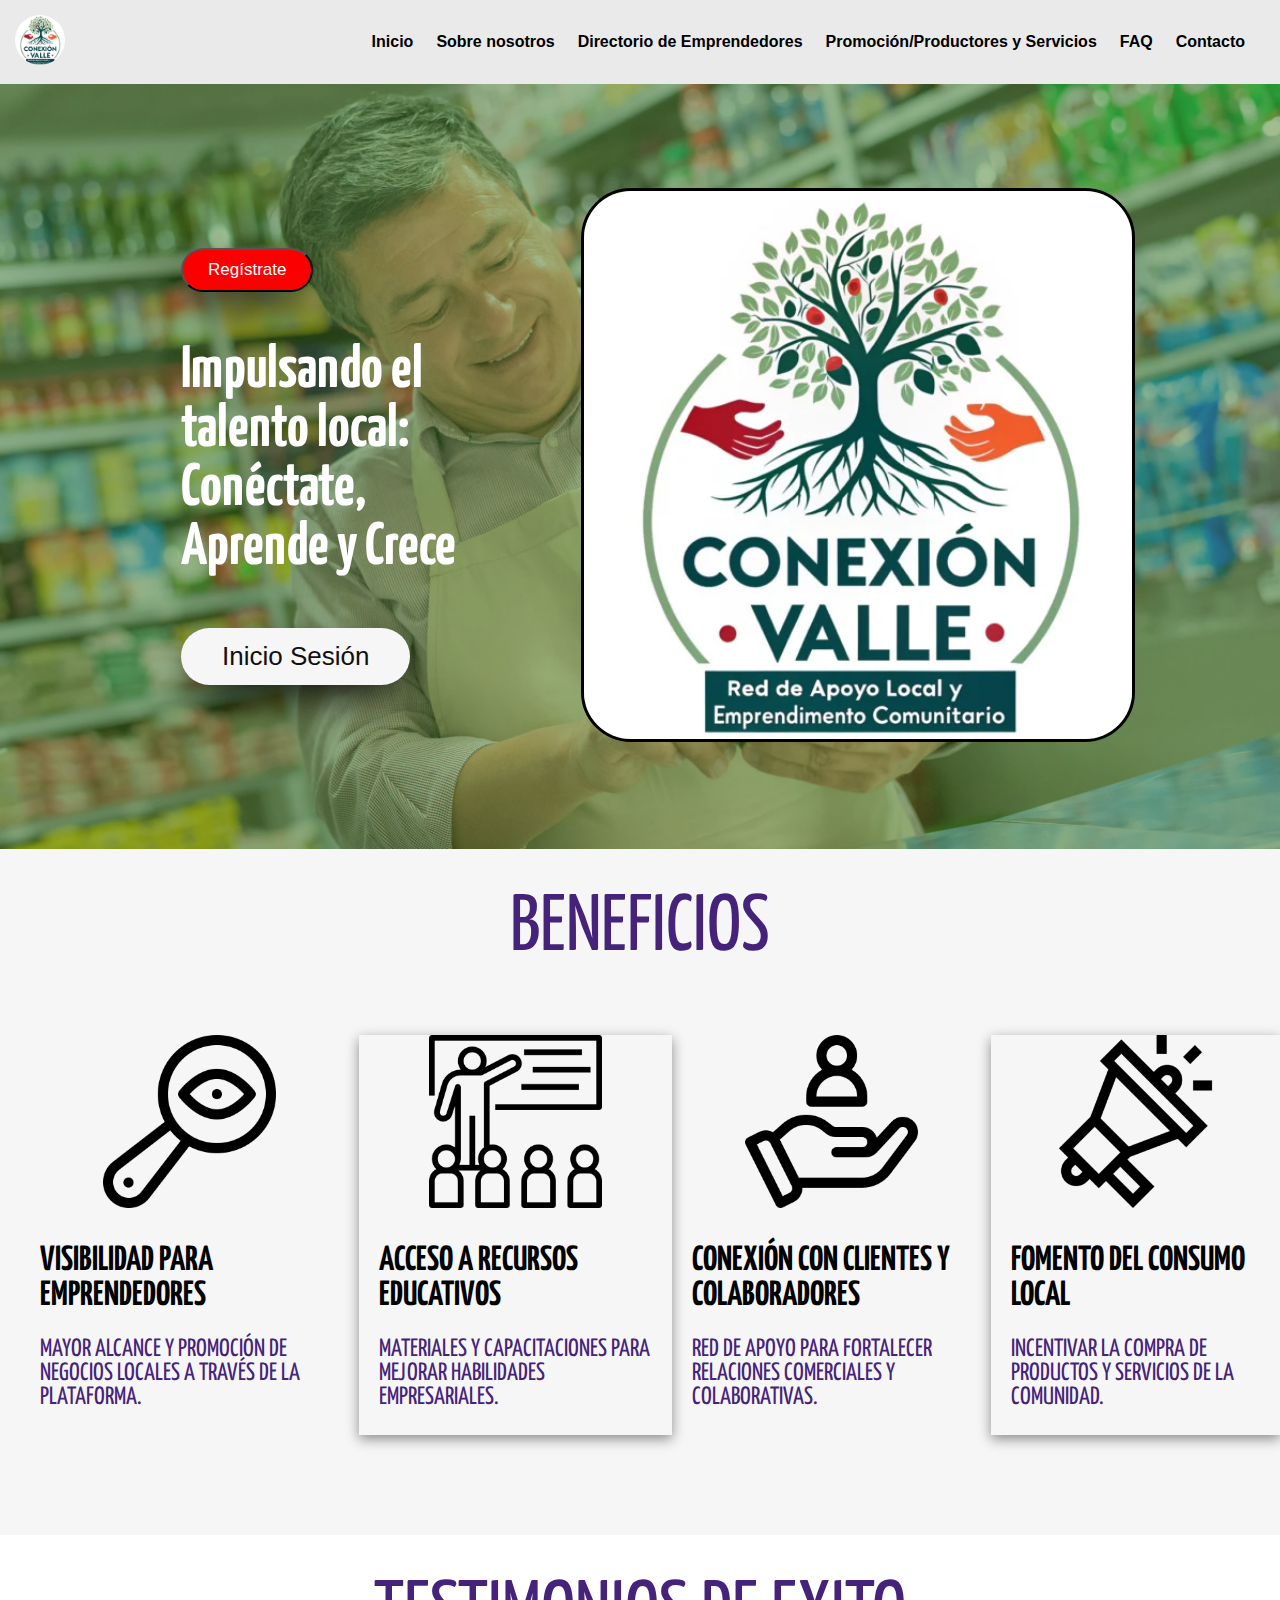
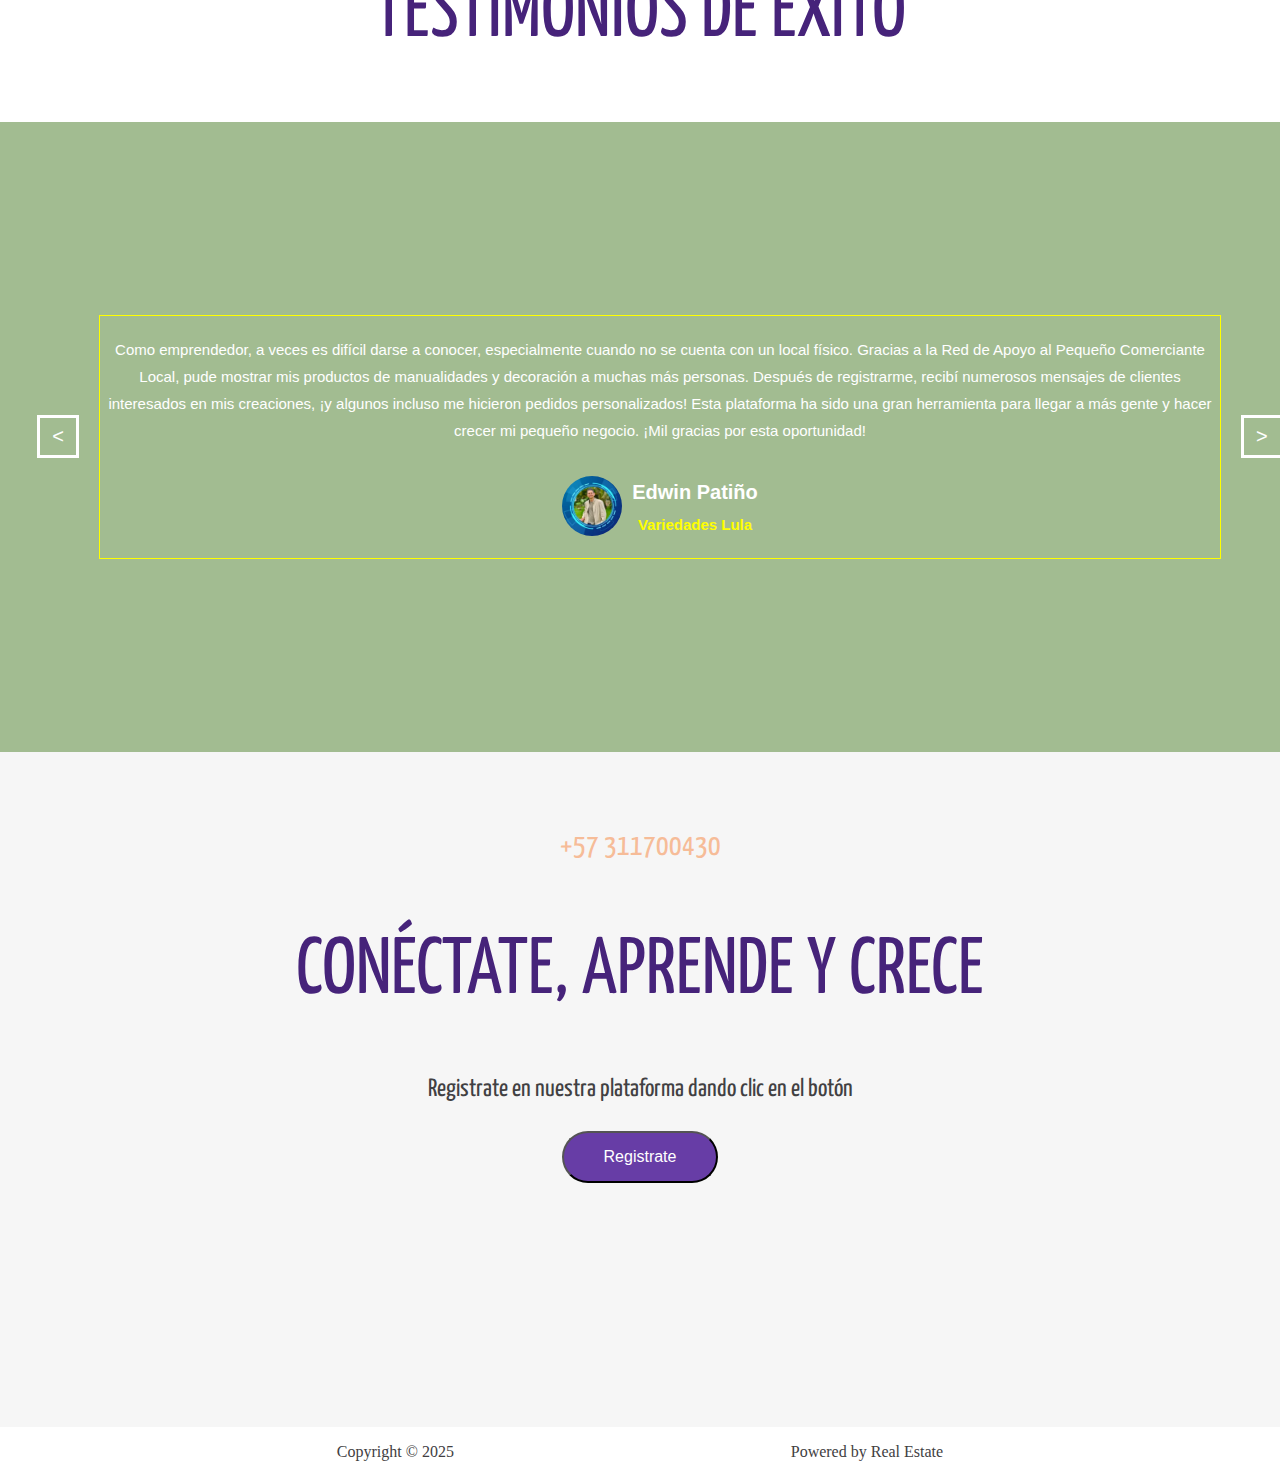
<file: index.html>
<!DOCTYPE html>
<html lang="en">
<head>
    <meta charset="UTF-8">
    <meta name="viewport" content="width=device-width, initial-scale=1.0">
    <link rel="preconnect" href="https://fonts.googleapis.com">
    <link rel="preconnect" href="https://fonts.gstatic.com" crossorigin>
    <link href="https://fonts.googleapis.com/css2?family=Yanone+Kaffeesatz:wght@200..700&display=swap" rel="stylesheet">
    <link rel="stylesheet" href="styles.css">
    <link rel="icon" href="./img/Logo.webp" type="image/x-icon">
    <title>Pagina inicio</title>
</head>
<body>
    <nav class="navbar">
        <div class="logo">
            <a href="./index.html"><img src="./img/Logo.webp" alt="Logo"></a>
        </div>
        <ul>
            <li><a href="index.html">Inicio</a></li>
            <li><a href="./SobreNosotros.html">Sobre nosotros</a></li>
            <li><a href="./directorio.html">Directorio de Emprendedores</a></li>
            <li>
                <a href="./PromocionDeServicios.html">Promoción/Productores y Servicios</a>
                <div class="dropdown">
                    <a href="./ColaboraciónRecursos.html">Colaboración y Recursos</a>
                </div>
            </li>

            <li><a href="./faq.html">FAQ</a></li>
            <li><a href="./contactanos.html">Contacto</a></li>
        </ul>
    </nav>
    <!-- Hero -->
    <section class="hero">              
         <div class="hero-izq">
            <button class="btn-registrate">
                <a href="./registro.html">Regístrate</a>
            </button>
            <h2>
                Impulsando el talento local: Conéctate, Aprende y Crece
            </h2>
            <button class="btn-sesion">
                Inicio Sesión
            </button>
         </div>
         <div class="hero-right" >
            <img  class="hero-logo" src="./img/Logo.webp" alt="Logo">
         </div>
         <div class="overlay"></div>
    </section>
    <!-- Benefits -->
    <section class="benefits">
        <h2 class="title">Beneficios</h2>
        <div class="benefits-container">
            <div class="box"> 
                <img class="box-img" src="./img/lupa.webp" alt="">
                <div class="box-info">
                    <h3 class="box-title">Visibilidad para emprendedores</h3>
                    <p class="box-text">
                        Mayor alcance y promoción de negocios locales a través de la plataforma.
                    </p>
                </div>
            </div>        
       
            <div class="box box-shadow"> 
                <img class="box-img" src="./img/gente.webp" alt="">
                <div>
                    <div class="box-info">
                        <h3 class="box-title">Acceso a recursos educativos</h3>
                        <p class="box-text">
                        Materiales y capacitaciones para mejorar habilidades empresariales.
                        </p>
                    </div>
                </div>
            </div>       
       
            <div class="box"> 
                <img class="box-img" src="./img/mano.webp" alt="">
                <div class="box-info">
                    <h3 class="box-title">Conexión con clientes y colaboradores</h3>
                    <p class="box-text">
                    Red de apoyo para fortalecer relaciones comerciales y colaborativas.
                    </p>
                </div>
            </div>
       
        
            <div class="box box-shadow"> 
                <img class="box-img" src="./img/parlante.webp" alt="">
                <div class="box-info">
                    <h3 class="box-title">Fomento del consumo local</h3>
                    <p class="box-text">
                    Incentivar la compra de productos y servicios de la comunidad.
                    </p>
                </div>
            </div>
        </div>
    </section>
    <!-- testimonios -->
    <section class="testimonios">
        <h2 class="title">TESTIMONIOS DE EXITO</h2>
        <div class="testimonios-container">
            <section>
                <div class="carousel-container" data-carousel>
                    <ul class="flex" data-slides>
                        <button class="btn btn-left"> < </button>
                        <div class="slide" data-active>
                            <div class="slide-info">
                                <p>
                                    Como emprendedor, a veces es difícil darse a conocer, especialmente cuando no se cuenta con un local físico. Gracias a la Red de Apoyo al Pequeño Comerciante Local, pude mostrar mis productos de manualidades y decoración a muchas más personas. Después de registrarme, recibí numerosos mensajes de clientes interesados en mis creaciones, ¡y algunos incluso me hicieron pedidos personalizados! Esta plataforma ha sido una gran herramienta para llegar a más gente y hacer crecer mi pequeño negocio. ¡Mil gracias por esta oportunidad!
                                </p>
                                <div class="profile">
                                    <img src="./img/card3.webp" alt="Edwin Patiño">
                                    <div>
                                        <h3>Edwin Patiño</h3>
                                        <p>Variedades Lula</p>
                                    </div>
                                </div>
                            </div>
                            <div class="slide-info">
                                <p>
                                    Cuando me enteré de la Red de Apoyo al Pequeño Comerciante Local, no dudé en registrarme. Los resultados han sido increíbles. En solo unas semanas, recibí varias llamadas y mensajes de personas interesadas en comprar mis productos orgánicos. Muchos de ellos me comentaron que me encontraron a través de la página web. Esto no solo me ayudó a mantener mi negocio a flote durante tiempos difíciles, sino que también me permitió conectarme con clientes que valoran la calidad y el esfuerzo que hay detrás de lo que hago. ¡Totalmente recomendado!
                                </p>
                                <div class="profile">
                                    <img src="./img/card2.webp" alt="Edwin Patiño">
                                    <div>
                                        <h3>Carlos Méndez
                                        </h3>
                                        <p> 
                                            Propietario de una tienda de productos orgánicos
                                        </p>
                                    </div>
                                </div>
                            </div>
                            <div class="slide-info">
                                <p>
                                    Registrar mi panadería en la página web de la Red de Apoyo al Pequeño Comerciante Local fue una de las mejores decisiones que he tomado. Desde que aparecí en el directorio, muchas personas de mi comunidad se contactaron conmigo para pedir pan fresco y otros productos. ¡Incluso recibí pedidos de zonas cercanas que no conocían mi negocio! Esto me ayudó a aumentar mis ventas y a dar a conocer mi trabajo. Estoy muy agradecida por esta iniciativa que apoya a los pequeños comerciantes como yo.
                                </p>
                                <div class="profile">
                                    <img src="./img/card1.webp" alt="Maria Go">
                                    <div>
                                        <h3>María González</h3>
                                        <p>Dueña de una panadería artesanal</p>
                                    </div>
                                </div>
                            </div>
                            
                        </div>
                        <button class="btn btn-right"> > </button>
                    </ul>
                    <div class="overlay"></div>

                </div> 

        </div>

    </section>

    <!-- Register section -->
    <section class="registerSection">
        <div class="register-info">
            <p class="register-tel">+57 311700430</p>
            <h2 class="title">Conéctate, Aprende y Crece</h2>
            <p class="register-text">Registrate en nuestra plataforma dando clic en el botón</p>
            <a href="./registro.html">
                <button class="btn-register">
                    Registrate
                </button>
            </a>
        </div>
    </section>

    <!-- footer -->
    <section>
        <div class="footer">
            <p>
                Copyright © 2025
            </p>
            <p>
                Powered by Real Estate
            </p>
        </div>
    </section>
    
    <script src="script.js"></script>

</body>
</html>
</file>
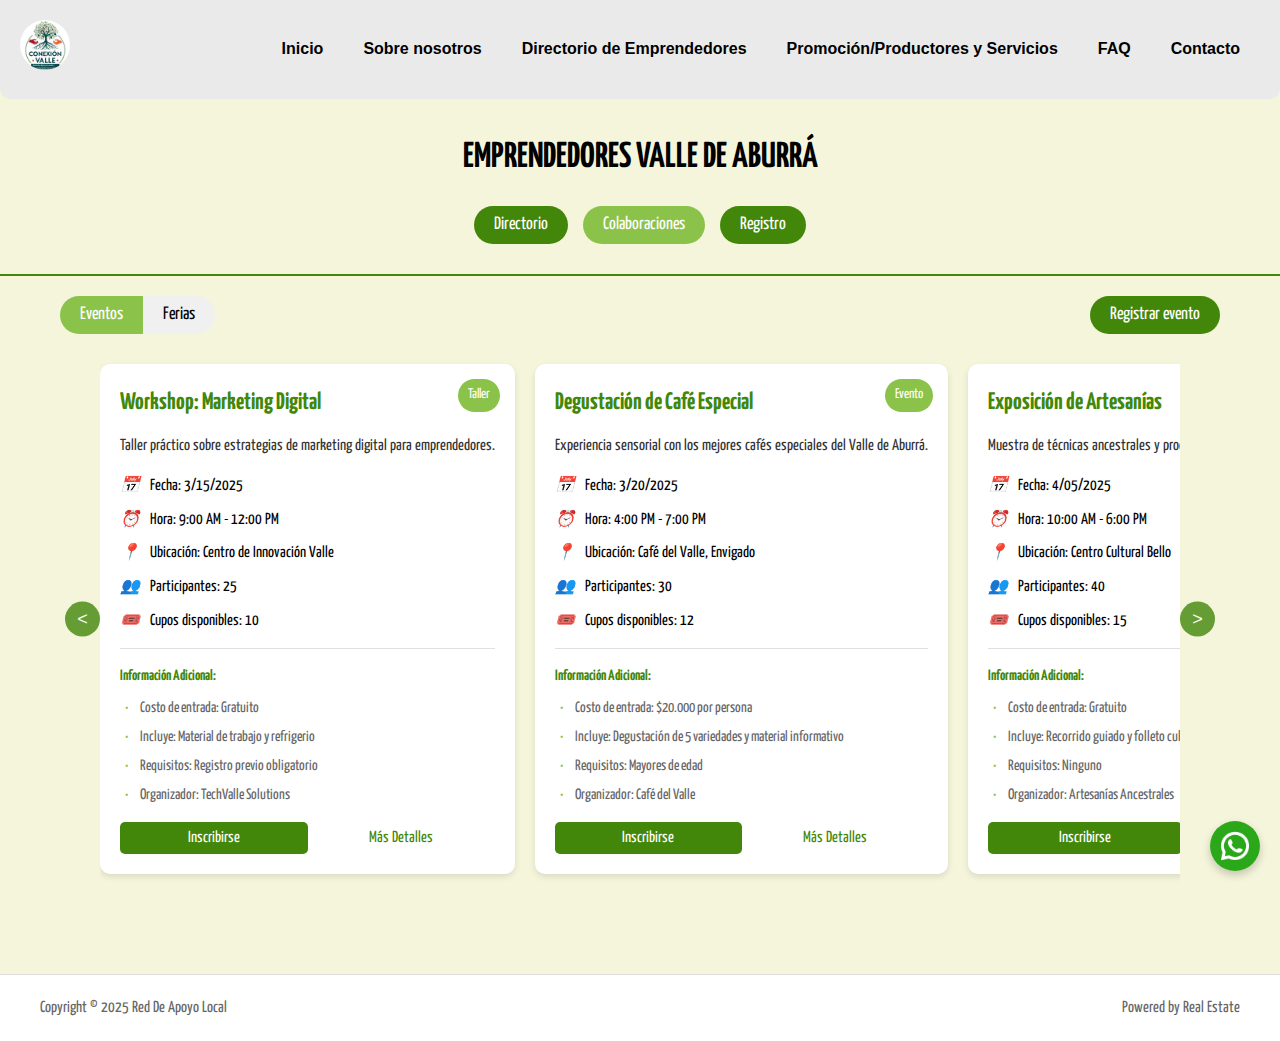
<file: colaboraciones.html>
<!DOCTYPE html>
<html lang="es">
<head>
    <meta charset="UTF-8">
    <meta name="viewport" content="width=device-width, initial-scale=1.0">
    <title>Colaboraciones - Valle de Aburrá</title>
    <link rel="stylesheet" href="colaboraciones.css">
    <link rel="preconnect" href="https://fonts.googleapis.com">
    <link rel="preconnect" href="https://fonts.gstatic.com" crossorigin>
    <link href="https://fonts.googleapis.com/css2?family=Yanone+Kaffeesatz:wght@200..700&display=swap" rel="stylesheet">
    <link rel="icon" href="./img/Logo.webp" type="image/x-icon">
    <script src="colaboraciones.js" defer></script>
</head>
<body>
    <!-- Navbar -->
    <nav class="navbar">
        <div class="logo">
            <a href="./index.html"><img src="img/Logo.webp" alt="Logo"></a>
        </div>
        <ul>
            <li><a href="index.html">Inicio</a></li>
            <li><a href="./SobreNosotros.html">Sobre nosotros</a></li>
            <li><a href="./directorio.html">Directorio de Emprendedores</a></li>
            <li>
                <a href="./PromocionDeServicios.html">Promoción/Productores y Servicios</a>
                <div class="dropdown">
                    <a href="./ColaboraciónRecursos.html">Colaboración y Recursos</a>
                </div>
            </li>

            <li><a href="./faq.html">FAQ</a></li>
            <li><a href="./contactanos.html">Contacto</a></li>
        </ul>
    </nav>

    <!-- Header -->
    <header class="main-header">
        <h1>EMPRENDEDORES VALLE DE ABURRÁ</h1>
        <div class="main-buttons">
            <button onclick="window.location.href='directorio.html'">Directorio</button>
            <button class="btn-active">Colaboraciones</button>
            <button onclick="window.location.href='registro.html'">Registro</button>
        </div>
    </header>

    <!-- Contenido principal -->
    <main class="main-content">
        <!-- Submódulo Eventos -->
        <section class="eventos-section active" id="eventos-section">
            <div class="section-header">
                <div class="tab-buttons">
                    <button class="tab-btn active" data-section="eventos">Eventos</button>
                    <button class="tab-btn" data-section="ferias">Ferias</button>
                </div>
                <button class="register-btn" id="register-event-btn">Registrar evento</button>
            </div>

            <div class="eventos-container">
                <div class="eventos-scroll">
                    <!-- Las tarjetas se generarán dinámicamente desde JavaScript -->
                </div>
            </div>
        </section>

        <!-- Submódulo Ferias -->
        <section class="ferias-section" id="ferias-section">
            <div class="section-header">
                <div class="tab-buttons">
                    <button class="tab-btn" data-section="eventos">Eventos</button>
                    <button class="tab-btn active" data-section="ferias">Ferias</button>
                </div>
                <button class="register-btn" id="register-feria-btn">Registrar feria</button>
            </div>

            <div class="ferias-container">
                <div class="ferias-scroll">
                    <!-- Las tarjetas se generarán dinámicamente desde JavaScript -->
                </div>
            </div>
        </section>
    </main>

    <!-- Modal para registrar evento -->
    <div class="modal" id="event-modal">
        <div class="modal-content">
            <span class="close-modal">&times;</span>
            <h2>Registrar Nuevo Evento</h2>
            <form id="event-form">
                <div class="form-group">
                    <label for="event-title">Título del Evento:</label>
                    <input type="text" id="event-title" name="event-title" placeholder="Ej: Workshop: Marketing Digital" required>
                </div>
                
                <div class="form-group">
                    <label for="event-description">Descripción:</label>
                    <textarea id="event-description" name="event-description" placeholder="Breve descripción del evento..." required></textarea>
                </div>
                
                <div class="form-row">
                    <div class="form-group">
                        <label for="event-date">Fecha:</label>
                        <input type="date" id="event-date" name="event-date" required>
                    </div>
                    
                    <div class="form-group">
                        <label for="event-time">Hora:</label>
                        <input type="time" id="event-time" name="event-time" required>
                    </div>
                </div>
                
                <div class="form-group">
                    <label for="event-location">Ubicación:</label>
                    <input type="text" id="event-location" name="event-location" placeholder="Dirección o lugar del evento" required>
                </div>
                
                <div class="form-row">
                    <div class="form-group">
                        <label for="event-participants">Participantes permitidos:</label>
                        <input type="number" id="event-participants" name="event-participants" min="1" required>
                    </div>
                    
                    <div class="form-group">
                        <label for="event-cost">Costo de entrada:</label>
                        <input type="text" id="event-cost" name="event-cost" placeholder="Gratuito o valor en pesos">
                    </div>
                </div>
                
                <div class="form-group">
                    <label for="event-requirements">Requisitos:</label>
                    <input type="text" id="event-requirements" name="event-requirements" placeholder="Requisitos para participar">
                </div>
                
                <div class="form-group">
                    <label for="event-organizer">Organizador:</label>
                    <input type="text" id="event-organizer" name="event-organizer" placeholder="Nombre de la empresa o persona organizadora" required>
                </div>
                
                <div class="form-actions">
                    <button type="button" class="cancel-btn">Cancelar</button>
                    <button type="submit" class="submit-btn">Registrar</button>
                </div>
            </form>
        </div>
    </div>

    <!-- Modal para registrar feria -->
    <div class="modal" id="feria-modal">
        <div class="modal-content">
            <span class="close-modal">&times;</span>
            <h2>Registrar Nueva Feria</h2>
            <form id="feria-form">
                <div class="form-group">
                    <label for="feria-title">Título de la Feria:</label>
                    <input type="text" id="feria-title" name="feria-title" placeholder="Ej: Feria de Emprendedores 2025" required>
                </div>
                
                <div class="form-group">
                    <label for="feria-description">Descripción:</label>
                    <textarea id="feria-description" name="feria-description" placeholder="Breve descripción de la feria..." required></textarea>
                </div>
                
                <div class="form-row">
                    <div class="form-group">
                        <label for="feria-date">Fecha:</label>
                        <input type="date" id="feria-date" name="feria-date" required>
                    </div>
                    
                    <div class="form-group">
                        <label for="feria-time">Hora:</label>
                        <input type="time" id="feria-time" name="feria-time" required>
                    </div>
                </div>
                
                <div class="form-group">
                    <label for="feria-location">Ubicación:</label>
                    <input type="text" id="feria-location" name="feria-location" placeholder="Dirección o lugar de la feria" required>
                </div>
                
                <div class="form-row">
                    <div class="form-group">
                        <label for="feria-participants">Cupos para expositores:</label>
                        <input type="number" id="feria-participants" name="feria-participants" min="1" required>
                    </div>
                    
                    <div class="form-group">
                        <label for="feria-products">Tipo de productos permitidos:</label>
                        <input type="text" id="feria-products" name="feria-products" placeholder="Categorías de productos">
                    </div>
                </div>
                
                <div class="form-group">
                    <label for="feria-requirements">Requisitos para expositores:</label>
                    <input type="text" id="feria-requirements" name="feria-requirements" placeholder="Requisitos para participar">
                </div>
                
                <div class="form-group">
                    <label for="feria-organizer">Organizador:</label>
                    <input type="text" id="feria-organizer" name="feria-organizer" placeholder="Nombre de la empresa o persona organizadora" required>
                </div>
                
                <div class="form-actions">
                    <button type="button" class="cancel-btn">Cancelar</button>
                    <button type="submit" class="submit-btn">Registrar</button>
                </div>
            </form>
        </div>
    </div>

    <!-- Footer -->
    <footer>
        <div class="footer-container">
            <span>Copyright © 2025 Red De Apoyo Local</span>
            <span>Powered by Real Estate</span>
        </div>
    </footer>

    <!-- Botón de WhatsApp -->
    <a href="https://wa.me/+573245772397" class="whatsapp-icon" target="_blank">
        <img src="img/whatshapIcon.jpeg" alt="WhatsApp">
    </a>
</body>
</html>
</file>
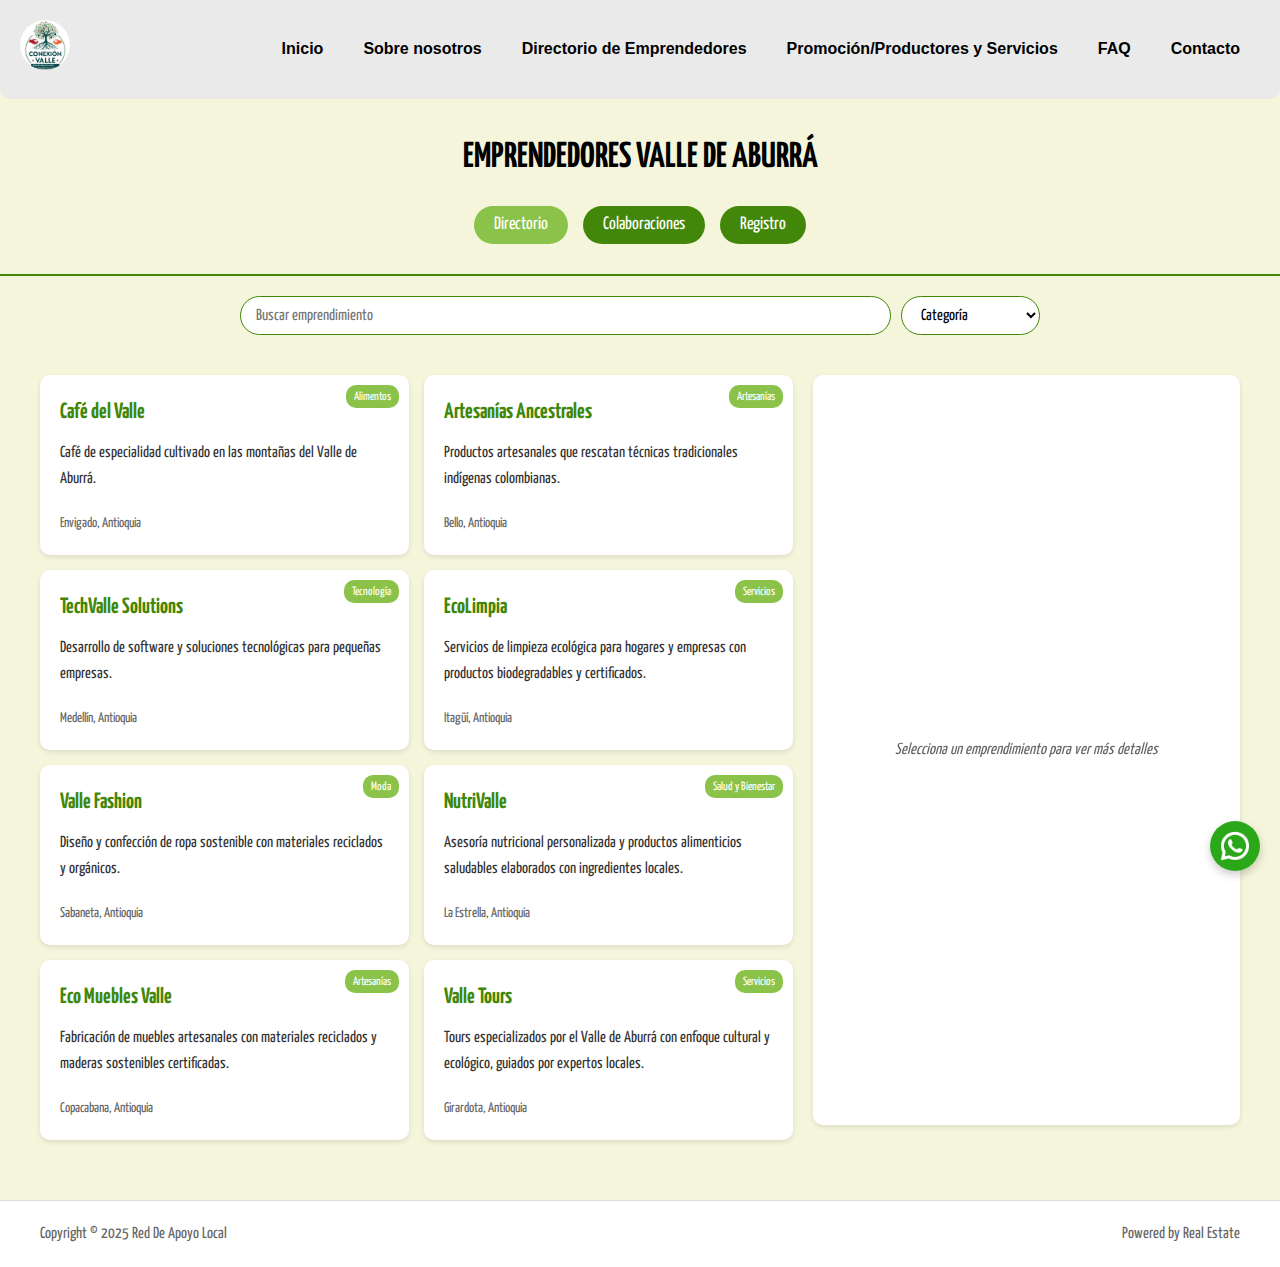
<file: directorio.html>
<!DOCTYPE html>
<html lang="es">
<head>
    <meta charset="UTF-8">
    <meta name="viewport" content="width=device-width, initial-scale=1.0">
    <title>Directorio de Emprendedores - Valle de Aburrá</title>
    <link rel="stylesheet" href="directorio.css">
    <link rel="preconnect" href="https://fonts.googleapis.com">
    <link rel="preconnect" href="https://fonts.gstatic.com" crossorigin>
    <link href="https://fonts.googleapis.com/css2?family=Yanone+Kaffeesatz:wght@200..700&display=swap" rel="stylesheet">
    <link rel="icon" href="./img/Logo.webp" type="image/x-icon">
    <script src="directorio.js" defer></script>
</head>
<body>
    <!-- Navbar -->
    <nav class="navbar">
        <div class="logo">
            <a href="./index.html"><img src="img/Logo.webp" alt="Logo"></a>
        </div>
        <ul>
            <li><a href="index.html">Inicio</a></li>
            <li><a href="./SobreNosotros.html">Sobre nosotros</a></li>
            <li><a href="./directorio.html">Directorio de Emprendedores</a></li>
            <li>
                <a href="./PromocionDeServicios.html">Promoción/Productores y Servicios</a>
                <div class="dropdown">
                    <a href="./ColaboraciónRecursos.html">Colaboración y Recursos</a>
                </div>
            </li>

            <li><a href="./faq.html">FAQ</a></li>
            <li><a href="./contactanos.html">Contacto</a></li>
        </ul>
    </nav>

    <!-- Header -->
    <header class="main-header">
        <h1>EMPRENDEDORES VALLE DE ABURRÁ</h1>
        <div class="main-buttons">
            <button class="btn-active" onclick="window.location.href='directorio.html'">Directorio</button>
            <button onclick="window.location.href='colaboraciones.html'">Colaboraciones</button>
            <button onclick="window.location.href='registro.html'">Registro</button>
        </div>
    </header>

    <!-- Búsqueda y filtrado -->
    <div class="search-container">
        <div class="search-bar">
            <input type="text" id="search-input" placeholder="Buscar emprendimiento">
            <div class="category-filter">
                <select id="categoria">
                    <option value="" selected>Categoría</option>
                    <option value="Alimentos">Alimentos</option>
                    <option value="Artesanías">Artesanías</option>
                    <option value="Tecnología">Tecnología</option>
                    <option value="Servicios">Servicios</option>
                    <option value="Moda">Moda</option>
                    <option value="Salud y Bienestar">Salud y Bienestar</option>
                </select>
            </div>
        </div>
    </div>

    <!-- Contenido principal -->
    <main class="main-content">
        <div class="directory-container">
            <!-- Listado de directorios (izquierda) -->
            <div class="directory-list">
                <!-- Las tarjetas se generarán dinámicamente desde JavaScript -->
            </div>
            
            <!-- Detalle del directorio (derecha) -->
            <div class="directory-detail">
                <div class="detail-empty-state">
                    <p>Selecciona un emprendimiento para ver más detalles</p>
                </div>
                <div class="detail-content" style="display: none;">
                    <h2 id="detail-title">Nombre del Emprendimiento</h2>
                    <span id="detail-category" class="category-tag">Categoría</span>
                    
                    <div class="detail-contact">
                        <p><span class="emoji">📍</span> <span id="detail-location">Ubicación</span></p>
                        <p><span class="emoji">📞</span> <span id="detail-phone">Teléfono</span></p>
                        <p><span class="emoji">📧</span> <a id="detail-email" href="mailto:email@ejemplo.com">Email</a></p>
                    </div>
                    
                    <div class="detail-description">
                        <p id="detail-description">Descripción completa del emprendimiento.</p>
                    </div>
                    
                    <div class="detail-map">
                        <img id="detail-map" src="img/mapa-generico.jpg" alt="Mapa de ubicación">
                    </div>
                </div>
            </div>
        </div>
    </main>

    <!-- Footer -->
    <footer>
        <div class="footer-container">
            <span>Copyright © 2025 Red De Apoyo Local</span>
            <span>Powered by Real Estate</span>
        </div>
    </footer>

    <!-- Botón de WhatsApp -->
    <a href="https://wa.me/+573245772397" class="whatsapp-icon" target="_blank">
        <img src="img/whatshapIcon.jpeg" alt="WhatsApp">
    </a>
</body>
</html>
</file>
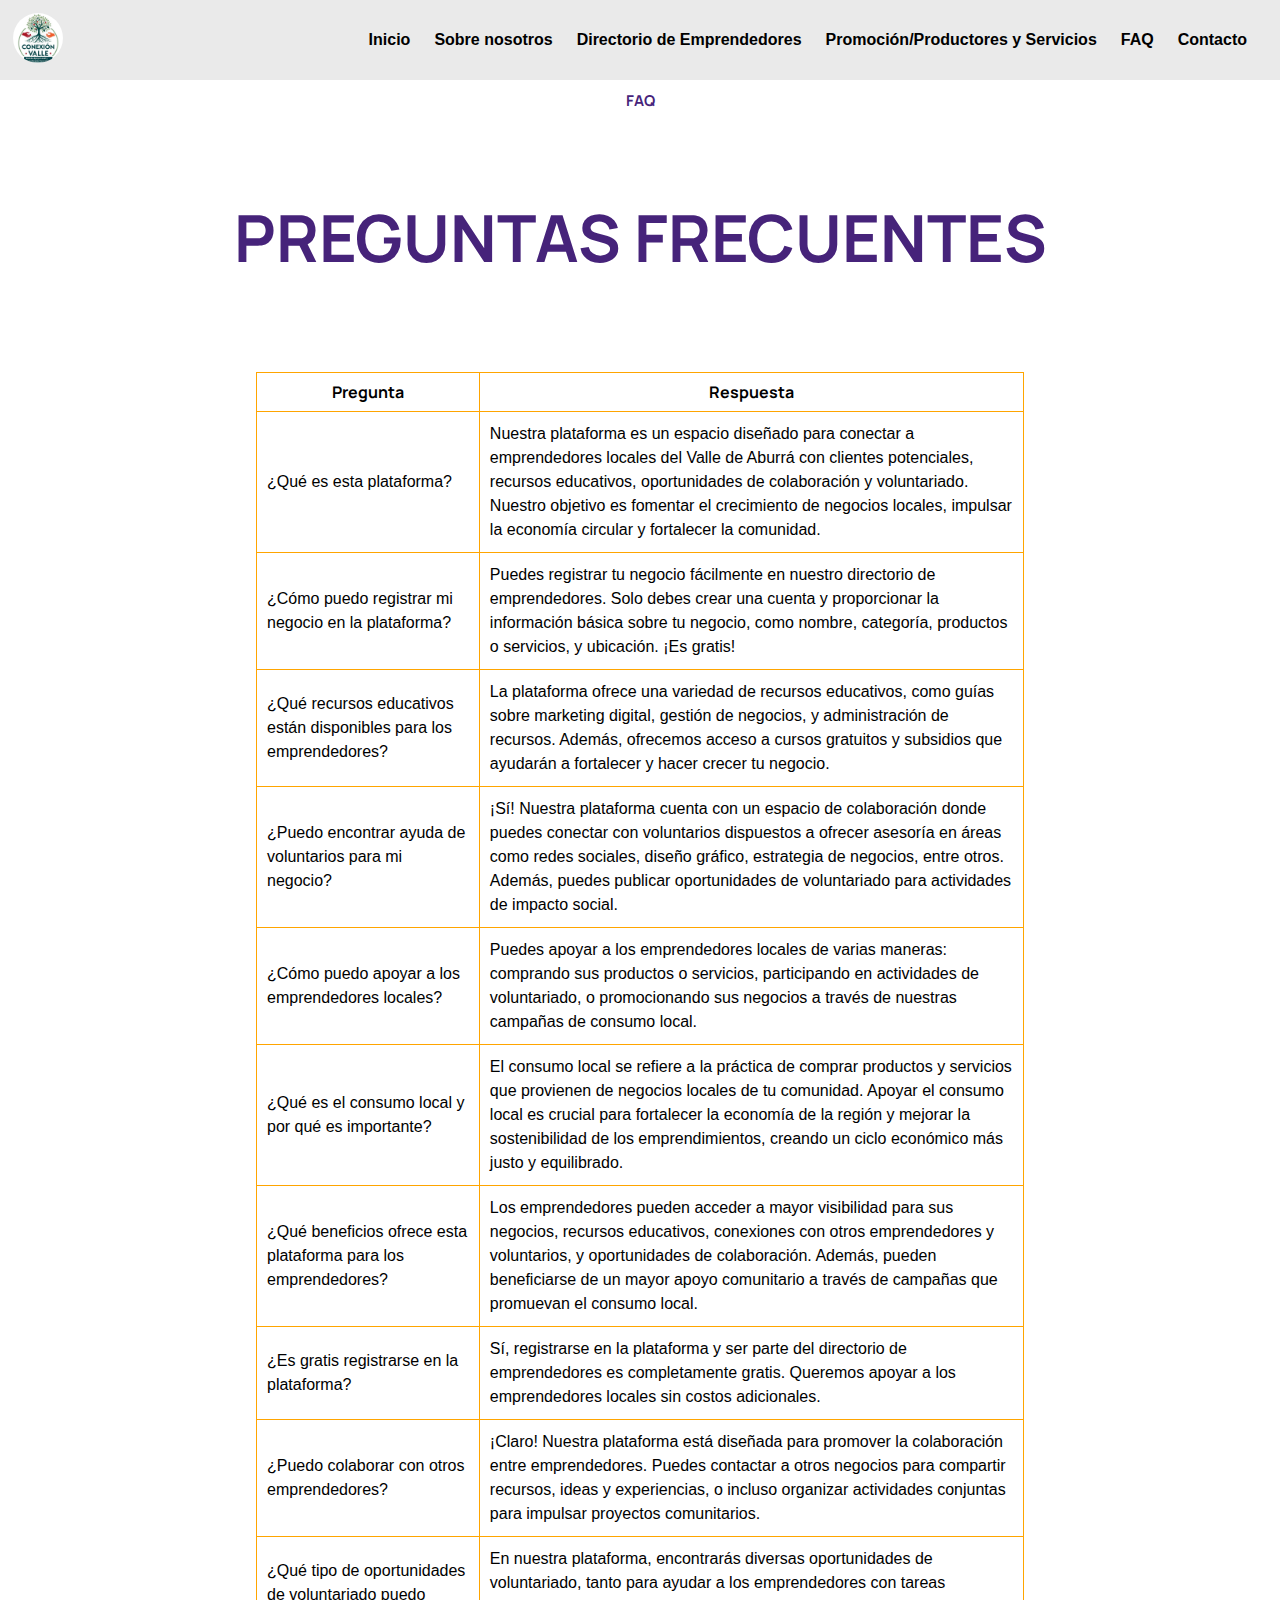
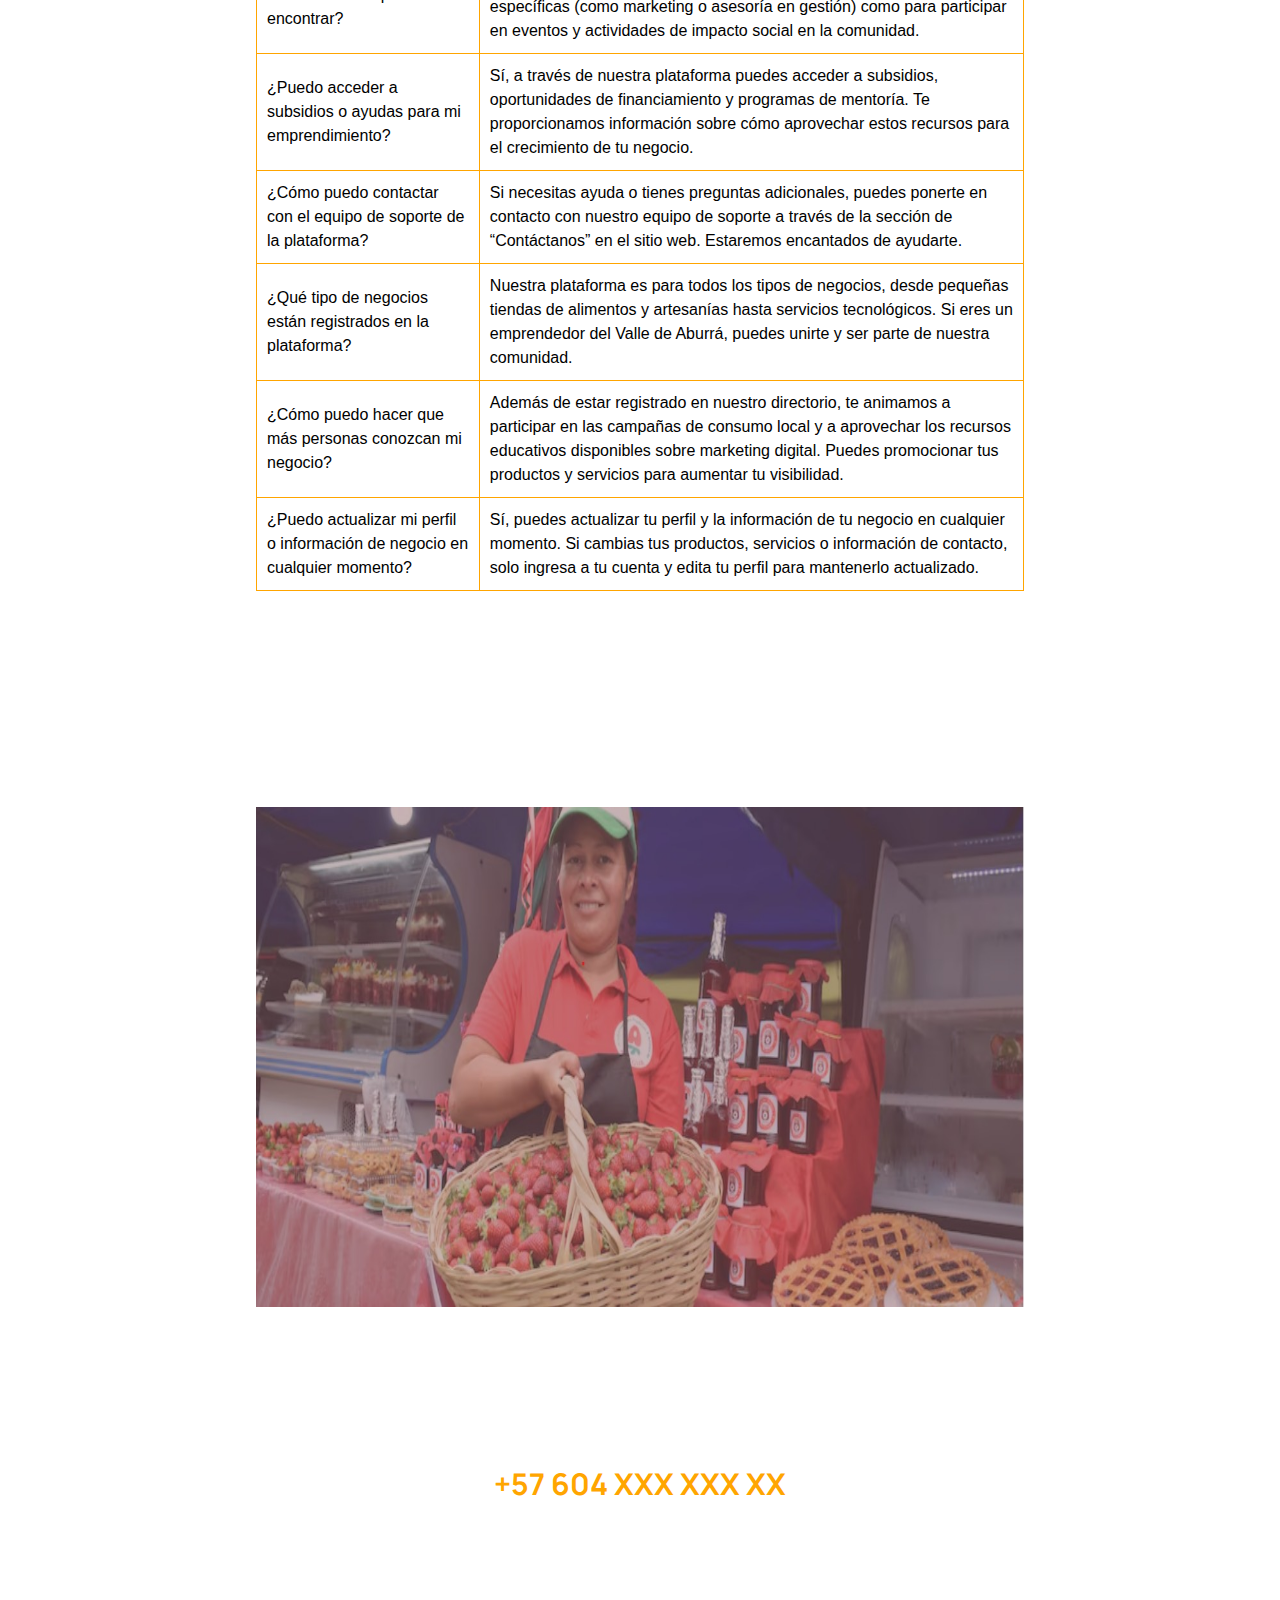
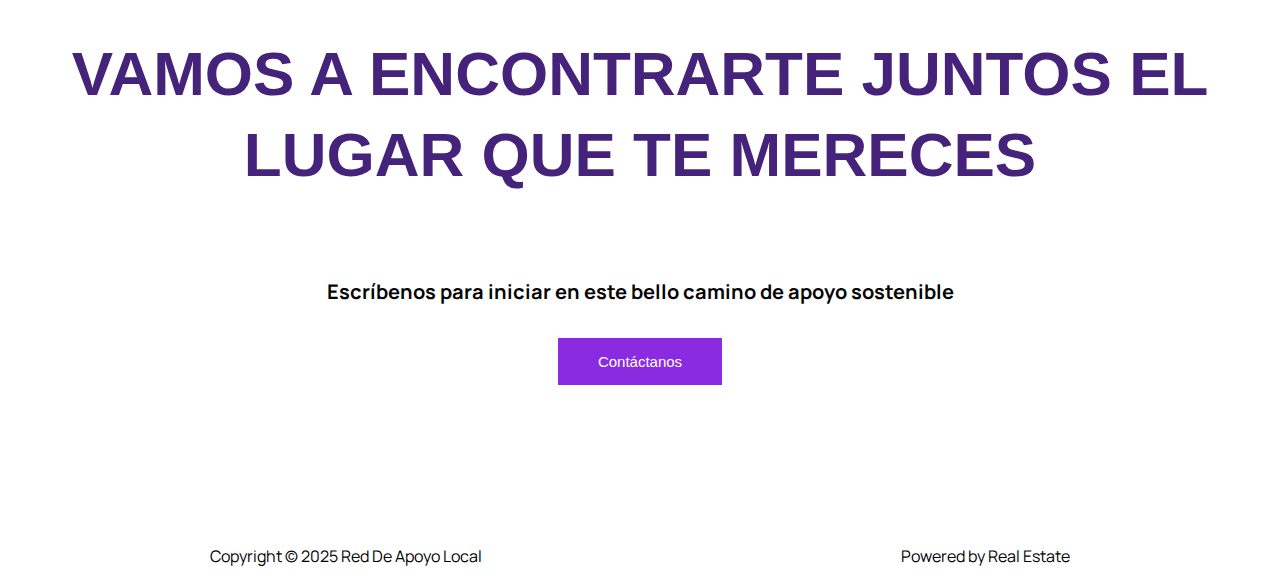
<file: faq.html>
<!DOCTYPE html>
<html lang="en">
<head>
    <link rel="stylesheet" href="faq.css"> <!--para enlazar html con css-->
    <link rel="preconnect" href="https://fonts.googleapis.com">
    <link rel="preconnect" href="https://fonts.gstatic.com" crossorigin>
    <link href="https://fonts.googleapis.com/css2?family=Manrope:wght@200..800&display=swap" rel="stylesheet">
    <meta charset="UTF-8">
    <meta name="viewport" content="width=device-width, initial-scale=1.0">
    <link rel="icon" href="./img/Logo.webp" type="image/x-icon">
    <link rel="icon" href="./img/Logo.webp" type="image/x-icon">
    <title>Red De Apoyo Local</title>
</head> 
<body>
  <nav class="navbar">
    <div class="logo">
      <a href="./index.html"><img src="img/Logo.webp" alt="Logo"></a>
    </div>
    <ul>
        <li><a href="index.html">Inicio</a></li>
        <li><a href="./SobreNosotros.html">Sobre nosotros</a></li>
        <li><a href="./directorio.html">Directorio de Emprendedores</a></li>
        <li>
            <a href="./PromocionDeServicios.html">Promoción/Productores y Servicios</a>
            <div class="dropdown">
                <a href="./ColaboraciónRecursos.html">Colaboración y Recursos</a>
            </div>
        </li>

        <li><a href="./faq.html">FAQ</a></li>
        <li><a href="./contactanos.html">Contacto</a></li>
    </ul>
</nav>

    <H1>FAQ</H1><br>
    <H2>PREGUNTAS FRECUENTES</H2><br>
    <br>

<table >
    <thead>
      <tr >
        <th >Pregunta</th>
        <th >Respuesta</th>
      </tr>
    </thead>
    <tbody>
        <link rel="preconnect" href="https://fonts.googleapis.com">
        <link rel="preconnect" href="https://fonts.gstatic.com" crossorigin>
        <link href="https://fonts.googleapis.com/css2?family=Manrope:wght@200..800&family=Roboto:ital,wght@0,100..900;1,100..900&display=swap" rel="stylesheet">
      <tr>
        <td  >¿Qué es esta plataforma?</td>
        <td >Nuestra plataforma es un espacio diseñado para conectar a emprendedores locales del Valle de Aburrá con clientes potenciales, recursos educativos, oportunidades de colaboración y voluntariado. Nuestro objetivo es fomentar el crecimiento de negocios locales, impulsar la economía circular y fortalecer la comunidad.</td>
        </tr>
        <tr>
        <td >¿Cómo puedo registrar mi negocio en la plataforma?</td>
        <td >Puedes registrar tu negocio fácilmente en nuestro directorio de emprendedores. Solo debes crear una cuenta y proporcionar la información básica sobre tu negocio, como nombre, categoría, productos o servicios, y ubicación. ¡Es gratis!</td>
        </tr>
        <tr>
        <td >¿Qué recursos educativos están disponibles para los emprendedores?</td>
        <td >La plataforma ofrece una variedad de recursos educativos, como guías sobre marketing digital, gestión de negocios, y administración de recursos. Además, ofrecemos acceso a cursos gratuitos y subsidios que ayudarán a fortalecer y hacer crecer tu negocio.</td>
        </tr>
        <tr>
        <td >¿Puedo encontrar ayuda de voluntarios para mi negocio?</td>
        <td >¡Sí! Nuestra plataforma cuenta con un espacio de colaboración donde puedes conectar con voluntarios dispuestos a ofrecer asesoría en áreas como redes sociales, diseño gráfico, estrategia de negocios, entre otros. Además, puedes publicar oportunidades de voluntariado para actividades de impacto social.</td>
        </tr>
        <tr>
        <td >¿Cómo puedo apoyar a los emprendedores locales?</td>
        <td >Puedes apoyar a los emprendedores locales de varias maneras: comprando sus productos o servicios, participando en actividades de voluntariado, o promocionando sus negocios a través de nuestras campañas de consumo local.</td>
        </tr>
        <tr>
        <td >¿Qué es el consumo local y por qué es importante?</td>
        <td >El consumo local se refiere a la práctica de comprar productos y servicios que provienen de negocios locales de tu comunidad. Apoyar el consumo local es crucial para fortalecer la economía de la región y mejorar la sostenibilidad de los emprendimientos, creando un ciclo económico más justo y equilibrado.</td>
        </tr>
        <tr>
        <td >¿Qué beneficios ofrece esta plataforma para los emprendedores?</td>
        <td >Los emprendedores pueden acceder a mayor visibilidad para sus negocios, recursos educativos, conexiones con otros emprendedores y voluntarios, y oportunidades de colaboración. Además, pueden beneficiarse de un mayor apoyo comunitario a través de campañas que promuevan el consumo local.</td>
        </tr>
        <tr>
        <td >¿Es gratis registrarse en la plataforma?</td>
        <td >Sí, registrarse en la plataforma y ser parte del directorio de emprendedores es completamente gratis. Queremos apoyar a los emprendedores locales sin costos adicionales.</td>
        </tr>
        <tr>
        <td >¿Puedo colaborar con otros emprendedores?</td>
        <td >¡Claro! Nuestra plataforma está diseñada para promover la colaboración entre emprendedores. Puedes contactar a otros negocios para compartir recursos, ideas y experiencias, o incluso organizar actividades conjuntas para impulsar proyectos comunitarios.</td>
        </tr>
        <tr>
        <td >¿Qué tipo de oportunidades de voluntariado puedo encontrar?</td>
        <td >En nuestra plataforma, encontrarás diversas oportunidades de voluntariado, tanto para ayudar a los emprendedores con tareas específicas (como marketing o asesoría en gestión) como para participar en eventos y actividades de impacto social en la comunidad.</td>
        </tr>
        <tr>
        <td >¿Puedo acceder a subsidios o ayudas para mi emprendimiento?</td>
        <td >Sí, a través de nuestra plataforma puedes acceder a subsidios, oportunidades de financiamiento y programas de mentoría. Te proporcionamos información sobre cómo aprovechar estos recursos para el crecimiento de tu negocio.</td>
        </tr>
        <tr>
        <td >¿Cómo puedo contactar con el equipo de soporte de la plataforma?</td>
        <td >Si necesitas ayuda o tienes preguntas adicionales, puedes ponerte en contacto con nuestro equipo de soporte a través de la sección de &#8220;Contáctanos&#8221; en el sitio web. Estaremos encantados de ayudarte.</td>
        </tr>
        <tr>
        <td >¿Qué tipo de negocios están registrados en la plataforma?</td>
        <td >Nuestra plataforma es para todos los tipos de negocios, desde pequeñas tiendas de alimentos y artesanías hasta servicios tecnológicos. Si eres un emprendedor del Valle de Aburrá, puedes unirte y ser parte de nuestra comunidad.</td>
        </tr>
        <tr>
        <td >¿Cómo puedo hacer que más personas conozcan mi negocio?</td>
        <td >Además de estar registrado en nuestro directorio, te animamos a participar en las campañas de consumo local y a aprovechar los recursos educativos disponibles sobre marketing digital. Puedes promocionar tus productos y servicios para aumentar tu visibilidad.</td>
        </tr>
        <tr>
        <td >¿Puedo actualizar mi perfil o información de negocio en cualquier momento?</td>
        <td >Sí, puedes actualizar tu perfil y la información de tu negocio en cualquier momento. Si cambias tus productos, servicios o información de contacto, solo ingresa a tu cuenta y edita tu perfil para mantenerlo actualizado.</td>
        </tr>
        
    </tbody>
  </table>
  <br><br><br><br><br><br><br><br><br><br><br><br>
<img class="imgFresas" src="./img/vendedoraFresas.jpeg" alt="Holi" width = "600" height="500"> <br>
<br><br><br><br><br><br>
<h3>+57 604 XXX XXX XX</h3><br>
<h4>VAMOS A ENCONTRARTE JUNTOS EL LUGAR QUE TE MERECES</h4>
<h5>Escríbenos para iniciar en este bello camino de apoyo sostenible</h5>
<button>Contáctanos</button><br><br><br><br><br><br><br><br>

<div class="footer"> 
    <p >Copyright © 2025 Red De Apoyo Local</p>
    <p >Powered by Real Estate</p> 
</div>
</body> 
</html>
</file>
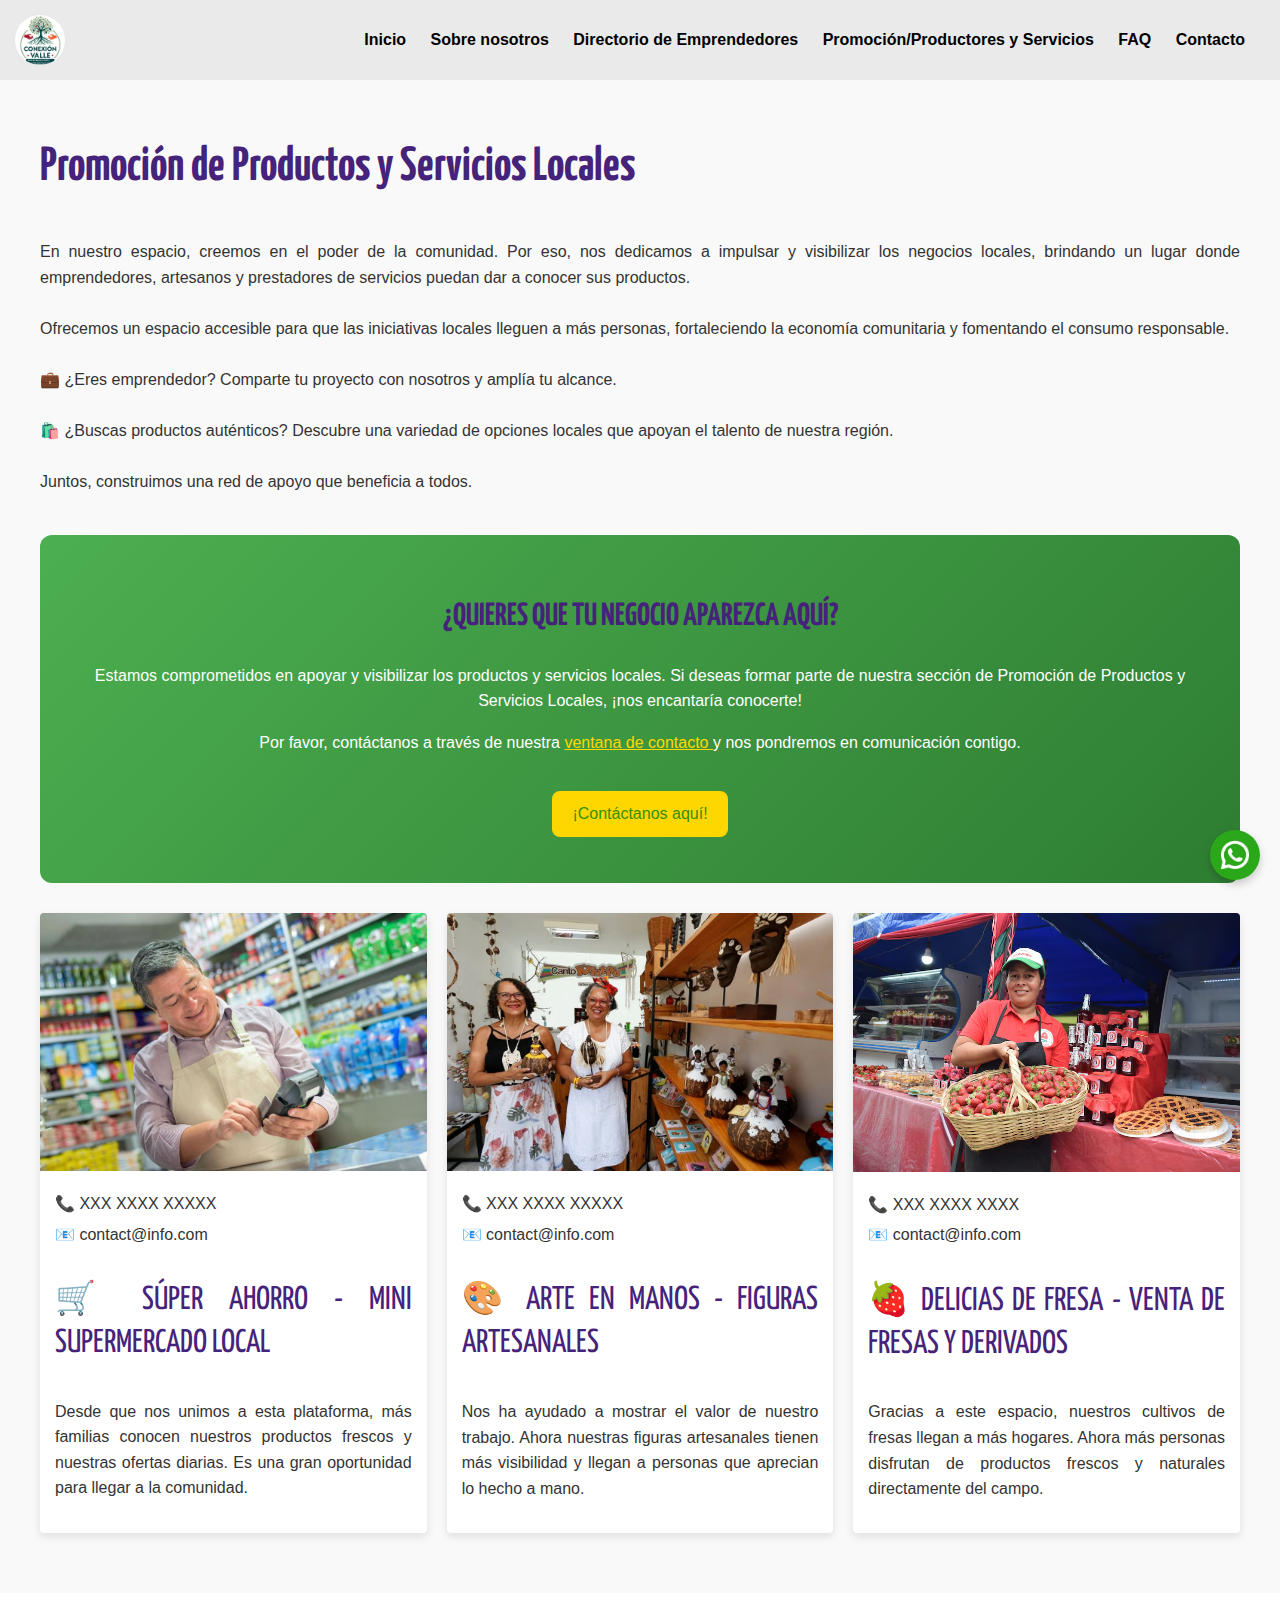
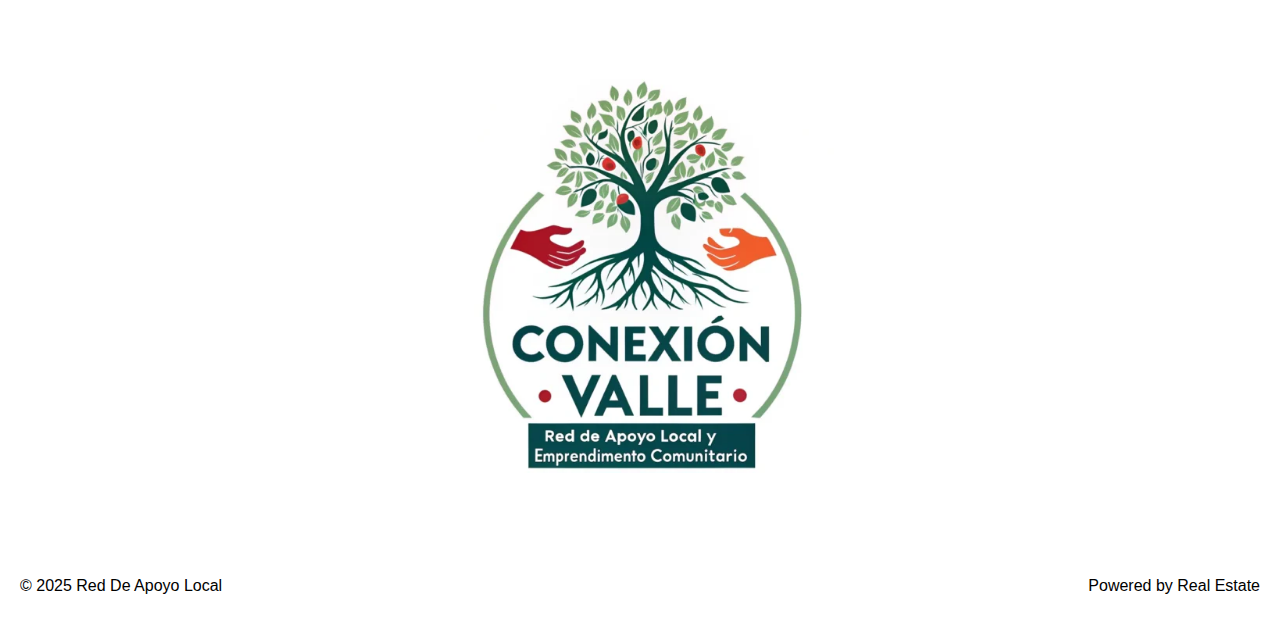
<file: PromocionDeServicios.html>
<html lang="es">
<head>
    <meta charset="UTF-8">
    <meta name="viewport" content="width=device-width, initial-scale=1.0">
    <title>Promoción de Productos y Servicios Locales</title>
    <link rel="stylesheet" href="PromocionDeServicios.css">
    <link rel="preconnect" href="https://fonts.googleapis.com">
    <link rel="preconnect" href="https://fonts.gstatic.com" crossorigin>
    <link href="https://fonts.googleapis.com/css2?family=Yanone+Kaffeesatz:wght@200..700&display=swap" rel="stylesheet">
    <link rel="icon" href="./img/Logo.webp" type="image/x-icon">
    <link rel="icon" href="./img/Logo.webp" type="image/x-icon">

</head>
<body>
    
    <nav class="navbar">
        <div class="logo">
            <a href="./index.html"><img src="img/Logo.webp" alt="Logo"></a>
        </div>
        <ul>
            <li><a href="index.html">Inicio</a></li>
            <li><a href="./SobreNosotros.html">Sobre nosotros</a></li>
            <li><a href="./directorio.html">Directorio de Emprendedores</a></li>
            <li>
                <a href="./PromocionDeServicios.html">Promoción/Productores y Servicios</a>
                <div class="dropdown">
                    <a href="./ColaboraciónRecursos.html">Colaboración y Recursos</a>
                </div>
            </li>
            <li><a href="./faq.html">FAQ</a></li>
            <li><a href="./contactanos.html">Contacto</a></li>
        </ul>
    </nav>    
    

    <div class="mensaje">

        <h1>Promoción de Productos y Servicios Locales</h1>
        <p> 
            En nuestro espacio, creemos en el poder de la comunidad. Por eso, nos dedicamos a impulsar y visibilizar los negocios locales, brindando un lugar donde emprendedores, artesanos y prestadores de servicios puedan dar a conocer sus productos. <br><br>
            Ofrecemos un espacio accesible para que las iniciativas locales lleguen a más personas, fortaleciendo la economía comunitaria y fomentando el consumo responsable. <br><br>
            💼 ¿Eres emprendedor? Comparte tu proyecto con nosotros y amplía tu alcance. <br><br>
            🛍️ ¿Buscas productos auténticos? Descubre una variedad de opciones locales que apoyan el talento de nuestra región. <br><br>
            Juntos, construimos una red de apoyo que beneficia a todos.
        </p>
    </div>
    <div class="contenedor">
        <div class="destacado">
            <h2 style="font-size: 2rem;">¿QUIERES QUE TU NEGOCIO APAREZCA AQUÍ?</h2>
            <p>Estamos comprometidos en apoyar y visibilizar los productos y servicios locales. Si deseas formar parte de nuestra sección de Promoción de Productos y Servicios Locales, ¡nos encantaría conocerte!</p>
            
            <p>
                Por favor, contáctanos a través de nuestra
                <a href="./contactanos.html" style="color: #FFD700; text-decoration: underline;">
                    ventana de contacto
                </a>
                y nos pondremos en comunicación contigo.
            </p>
            <p>
                <a href="./contactanos.html " class="boton">¡Contáctanos aquí!</a>
            </p>
        </div>
    </div>
    
    </div>
    

        <div class="grid">
            <div class="card">
                <img src="img/convenience-store-owner-2-300x200.webp" alt="Mini Supermercado">
                <div class="card-content">
                    <div class="contacto">
                        <p>📞 XXX XXXX XXXXX</p>
                        <p>📧 contact@info.com</p>
                    </div>
                    <h3>🛒 Súper Ahorro - Mini Supermercado Local</h3>
                    <p>Desde que nos unimos a esta plataforma, más familias conocen nuestros productos frescos y nuestras ofertas diarias. Es una gran oportunidad para llegar a la comunidad.</p>
                </div>
            </div>

            <div class="card">
                <img src="img/artesanas.webp" alt="Arte en Manos">
                <div class="card-content">
                    <div class="contacto">
                        <p>📞 XXX XXXX XXXXX</p>
                        <p>📧 contact@info.com</p>
                    </div>
                    <h3>🎨 Arte en Manos - Figuras Artesanales</h3>
                    <p>Nos ha ayudado a mostrar el valor de nuestro trabajo. Ahora nuestras figuras artesanales tienen más visibilidad y llegan a personas que aprecian lo hecho a mano.</p>
                </div>
            </div>

            <div class="card">
                <img src="./img/fresas.avif" alt="Delicias de Fresa">
                <div class="card-content">
                    <div class="contacto">
                        <p>📞 XXX XXXX XXXX</p>
                        <p>📧 contact@info.com</p>
                    </div>
                    <h3>🍓 Delicias de Fresa - Venta de Fresas y Derivados</h3>
                    <p>Gracias a este espacio, nuestros cultivos de fresas llegan a más hogares. Ahora más personas disfrutan de productos frescos y naturales directamente del campo.</p>
                </div>
            </div>
        </div>
    </div>

    <!-- Espacio para el logo final -->
    <div class="franja-logo">
       <img src='img/Logo.webp'alt="Logo" class="logo-final">
    </div>
    
    

    <footer>
        <span>&copy; 2025 Red De Apoyo Local</span>
        <span>Powered by Real Estate</span>
    </footer>

    <a href="https://wa.me/+573245772397" class="whatsapp-icon" target="_blank">
        <img src="img/whatshapIcon.jpeg" alt="WhatsApp">
    </a>
    
</body>
</html>
</file>
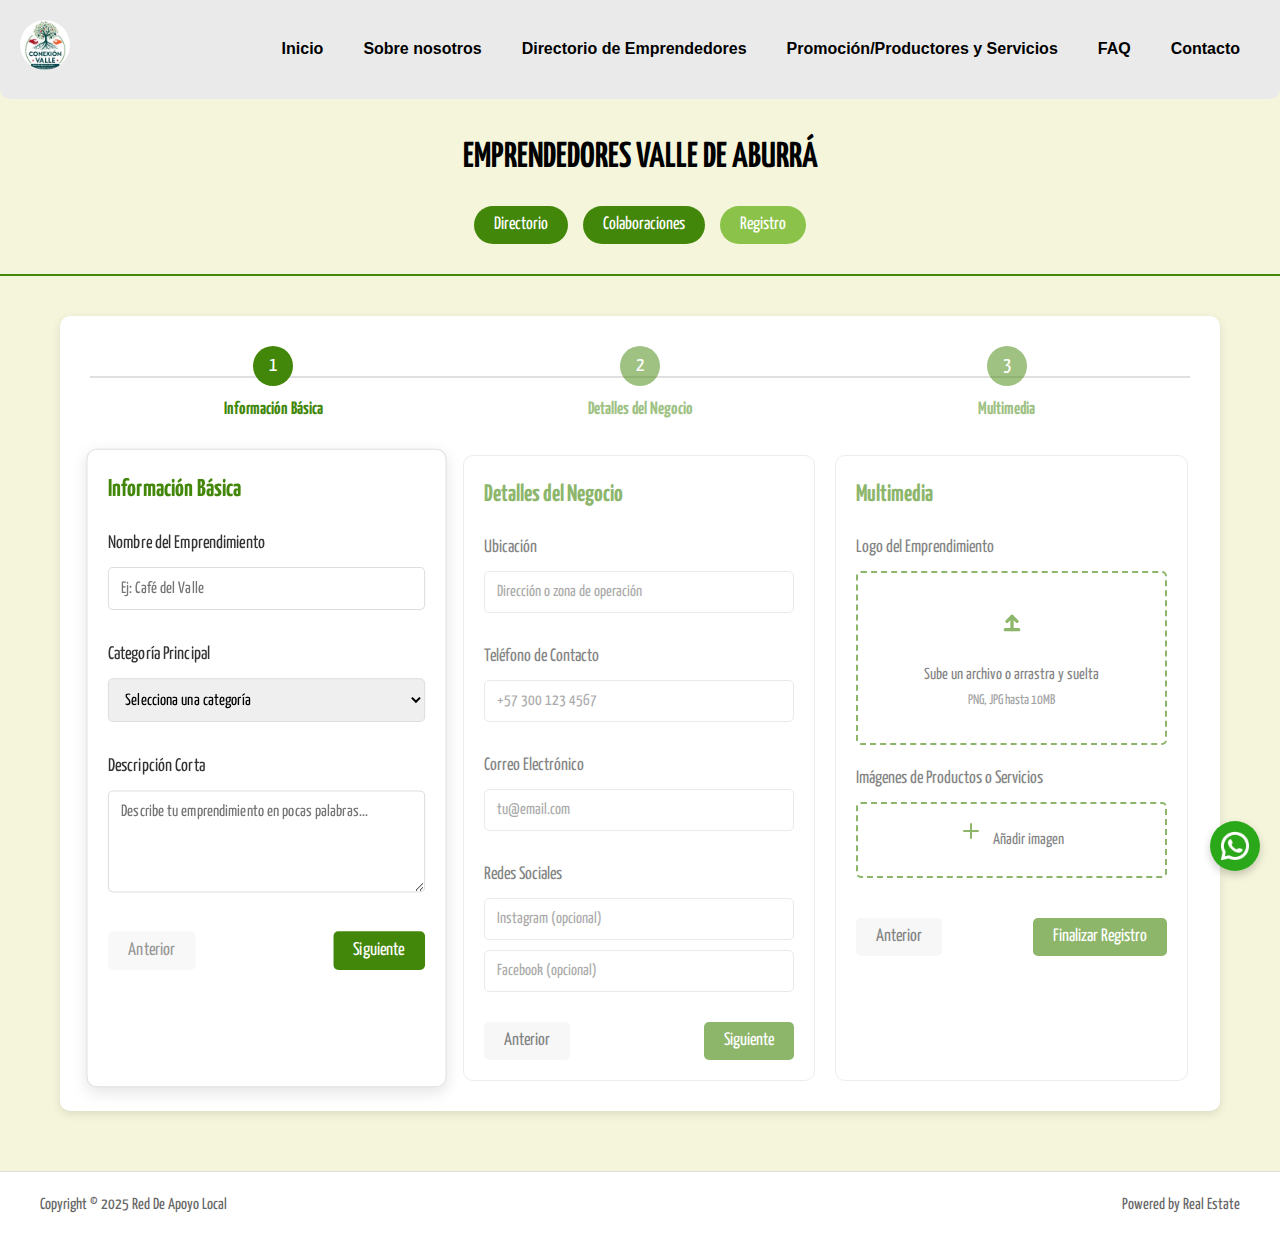
<file: registro.html>
<!DOCTYPE html>
<html lang="es">
<head>
    <meta charset="UTF-8">
    <meta name="viewport" content="width=device-width, initial-scale=1.0">
    <title>Registro - Valle de Aburrá</title>
    <link rel="stylesheet" href="registro.css">
    <link rel="preconnect" href="https://fonts.googleapis.com">
    <link rel="preconnect" href="https://fonts.gstatic.com" crossorigin>
    <link href="https://fonts.googleapis.com/css2?family=Yanone+Kaffeesatz:wght@200..700&display=swap" rel="stylesheet">
    <link rel="icon" href="./img/Logo.webp" type="image/x-icon">
    <script src="registro.js" defer></script>
</head>
<body>
    <!-- Navbar -->
    <nav class="navbar">
        <div class="logo">
            <a href="./index.html"><img src="img/Logo.webp" alt="Logo"></a>
        </div>
        <ul>
            <li><a href="index.html">Inicio</a></li>
            <li><a href="./SobreNosotros.html">Sobre nosotros</a></li>
            <li><a href="./directorio.html">Directorio de Emprendedores</a></li>
            <li>
                <a href="./PromocionDeServicios.html">Promoción/Productores y Servicios</a>
                <div class="dropdown">
                    <a href="./ColaboraciónRecursos.html">Colaboración y Recursos</a>
                </div>
            </li>
            <li><a href="./faq.html">FAQ</a></li>
            <li><a href="./contactanos.html">Contacto</a></li>
        </ul>
    </nav>
    <!-- Header -->
    <header class="main-header">
        <h1>EMPRENDEDORES VALLE DE ABURRÁ</h1>
        <div class="main-buttons">
            <button onclick="window.location.href='directorio.html'">Directorio</button>
            <button onclick="window.location.href='colaboraciones.html'">Colaboraciones</button>
            <button class="btn-active">Registro</button>
        </div>
    </header>

    <!-- Contenido principal -->
    <main class="main-content">
        <div class="registro-container">
            <!-- Navegación de pasos -->
            <div class="steps-nav">
                <div class="step active" data-step="1">
                    <div class="step-number">1</div>
                    <div class="step-text">Información Básica</div>
                </div>
                <div class="step" data-step="2">
                    <div class="step-number">2</div>
                    <div class="step-text">Detalles del Negocio</div>
                </div>
                <div class="step" data-step="3">
                    <div class="step-number">3</div>
                    <div class="step-text">Multimedia</div>
                </div>
            </div>

            <!-- Formularios para cada paso -->
            <div class="form-sections">
                <!-- Paso 1: Información Básica -->
                <section class="form-section active" id="step-1">
                    <h2>Información Básica</h2>
                    <div class="form-group">
                        <label for="nombre-emprendimiento">Nombre del Emprendimiento</label>
                        <input type="text" id="nombre-emprendimiento" name="nombre-emprendimiento" placeholder="Ej: Café del Valle">
                    </div>

                    <div class="form-group">
                        <label for="categoria-principal">Categoría Principal</label>
                        <select id="categoria-principal" name="categoria-principal">
                            <option value="" selected disabled>Selecciona una categoría</option>
                            <option value="alimentos">Alimentos</option>
                            <option value="artesanias">Artesanías</option>
                            <option value="tecnologia">Tecnología</option>
                            <option value="servicios">Servicios</option>
                            <option value="moda">Moda</option>
                            <option value="salud">Salud y Bienestar</option>
                        </select>
                    </div>

                    <div class="form-group">
                        <label for="descripcion-corta">Descripción Corta</label>
                        <textarea id="descripcion-corta" name="descripcion-corta" placeholder="Describe tu emprendimiento en pocas palabras..."></textarea>
                    </div>

                    <div class="nav-buttons">
                        <button class="btn-anterior" disabled>Anterior</button>
                        <button class="btn-siguiente" data-next="2">Siguiente</button>
                    </div>
                </section>

                <!-- Paso 2: Detalles del Negocio -->
                <section class="form-section" id="step-2">
                    <h2>Detalles del Negocio</h2>
                    <div class="form-group">
                        <label for="ubicacion">Ubicación</label>
                        <input type="text" id="ubicacion" name="ubicacion" placeholder="Dirección o zona de operación">
                    </div>

                    <div class="form-group">
                        <label for="telefono">Teléfono de Contacto</label>
                        <input type="tel" id="telefono" name="telefono" placeholder="+57 300 123 4567">
                    </div>

                    <div class="form-group">
                        <label for="correo">Correo Electrónico</label>
                        <input type="email" id="correo" name="correo" placeholder="tu@email.com">
                    </div>

                    <div class="form-group">
                        <label>Redes Sociales</label>
                        <input type="text" id="instagram" name="instagram" placeholder="Instagram (opcional)">
                        <input type="text" id="facebook" name="facebook" placeholder="Facebook (opcional)">
                    </div>

                    <div class="nav-buttons">
                        <button class="btn-anterior" data-prev="1">Anterior</button>
                        <button class="btn-siguiente" data-next="3">Siguiente</button>
                    </div>
                </section>

                <!-- Paso 3: Multimedia -->
                <section class="form-section" id="step-3">
                    <h2>Multimedia</h2>
                    <div class="form-group">
                        <label>Logo del Emprendimiento</label>
                        <div class="upload-area" id="logo-upload">
                            <div class="upload-icon">
                                <svg width="40" height="40" viewBox="0 0 24 24" fill="none" xmlns="http://www.w3.org/2000/svg">
                                    <path d="M12 16L12 8" stroke="#428709" stroke-width="2" stroke-linecap="round" stroke-linejoin="round"/>
                                    <path d="M9 11L12 8L15 11" stroke="#428709" stroke-width="2" stroke-linecap="round" stroke-linejoin="round"/>
                                    <path d="M8 16H16" stroke="#428709" stroke-width="2" stroke-linecap="round" stroke-linejoin="round"/>
                                </svg>
                            </div>
                            <div class="upload-text">
                                Sube un archivo o arrastra y suelta<br>
                                <span class="upload-format">PNG, JPG hasta 10MB</span>
                            </div>
                            <input type="file" id="logo-file" class="file-input" accept="image/*">
                        </div>
                    </div>

                    <div class="form-group">
                        <label>Imágenes de Productos o Servicios</label>
                        <div class="upload-product-area" id="product-upload">
                            <div class="upload-icon">
                                <svg width="24" height="24" viewBox="0 0 24 24" fill="none" xmlns="http://www.w3.org/2000/svg">
                                    <path d="M12 5V19" stroke="#428709" stroke-width="2" stroke-linecap="round" stroke-linejoin="round"/>
                                    <path d="M5 12H19" stroke="#428709" stroke-width="2" stroke-linecap="round" stroke-linejoin="round"/>
                                </svg>
                            </div>
                            <div class="upload-text">Añadir imagen</div>
                            <input type="file" id="product-file" class="file-input" accept="image/*" multiple>
                        </div>
                        <div class="product-images-preview" id="product-images-preview"></div>
                    </div>

                    <div class="nav-buttons">
                        <button class="btn-anterior" data-prev="2">Anterior</button>
                        <button class="btn-finalizar">Finalizar Registro</button>
                    </div>
                </section>
            </div>
        </div>
    </main>

    <!-- Modal de confirmación -->
    <div class="modal" id="confirmation-modal">
        <div class="modal-content">
            <span class="close-modal">&times;</span>
            <div class="success-icon">
                <svg width="80" height="80" viewBox="0 0 24 24" fill="none" xmlns="http://www.w3.org/2000/svg">
                    <path d="M22 11.08V12C21.9988 14.1564 21.3005 16.2547 20.0093 17.9818C18.7182 19.709 16.9033 20.9725 14.8354 21.5839C12.7674 22.1953 10.5573 22.1219 8.53447 21.3746C6.51168 20.6273 4.78465 19.2461 3.61096 17.4371C2.43727 15.628 1.87979 13.4881 2.02168 11.3363C2.16356 9.18455 2.99721 7.13631 4.39828 5.49706C5.79935 3.85781 7.69279 2.71537 9.79619 2.24013C11.8996 1.7649 14.1003 1.98232 16.07 2.85999" stroke="#428709" stroke-width="2" stroke-linecap="round" stroke-linejoin="round"/>
                    <path d="M22 4L12 14.01L9 11.01" stroke="#428709" stroke-width="2" stroke-linecap="round" stroke-linejoin="round"/>
                </svg>
            </div>
            <h2>¡Registro completado con éxito!</h2>
            <p>Tu emprendimiento ha sido registrado correctamente y ya forma parte de nuestro directorio.</p>
            <div class="modal-buttons">
                <button class="btn-directorio">Ver en Directorio</button>
                <button class="btn-home">Volver al Inicio</button>
            </div>
        </div>
    </div>

    <!-- Footer -->
    <footer>
        <div class="footer-container">
            <span>Copyright © 2025 Red De Apoyo Local</span>
            <span>Powered by Real Estate</span>
        </div>
    </footer>

    <!-- Botón de WhatsApp -->
    <a href="https://wa.me/+573245772397" class="whatsapp-icon" target="_blank">
        <img src="img/whatshapIcon.jpeg" alt="WhatsApp">
    </a>
</body>
</html>
</file>
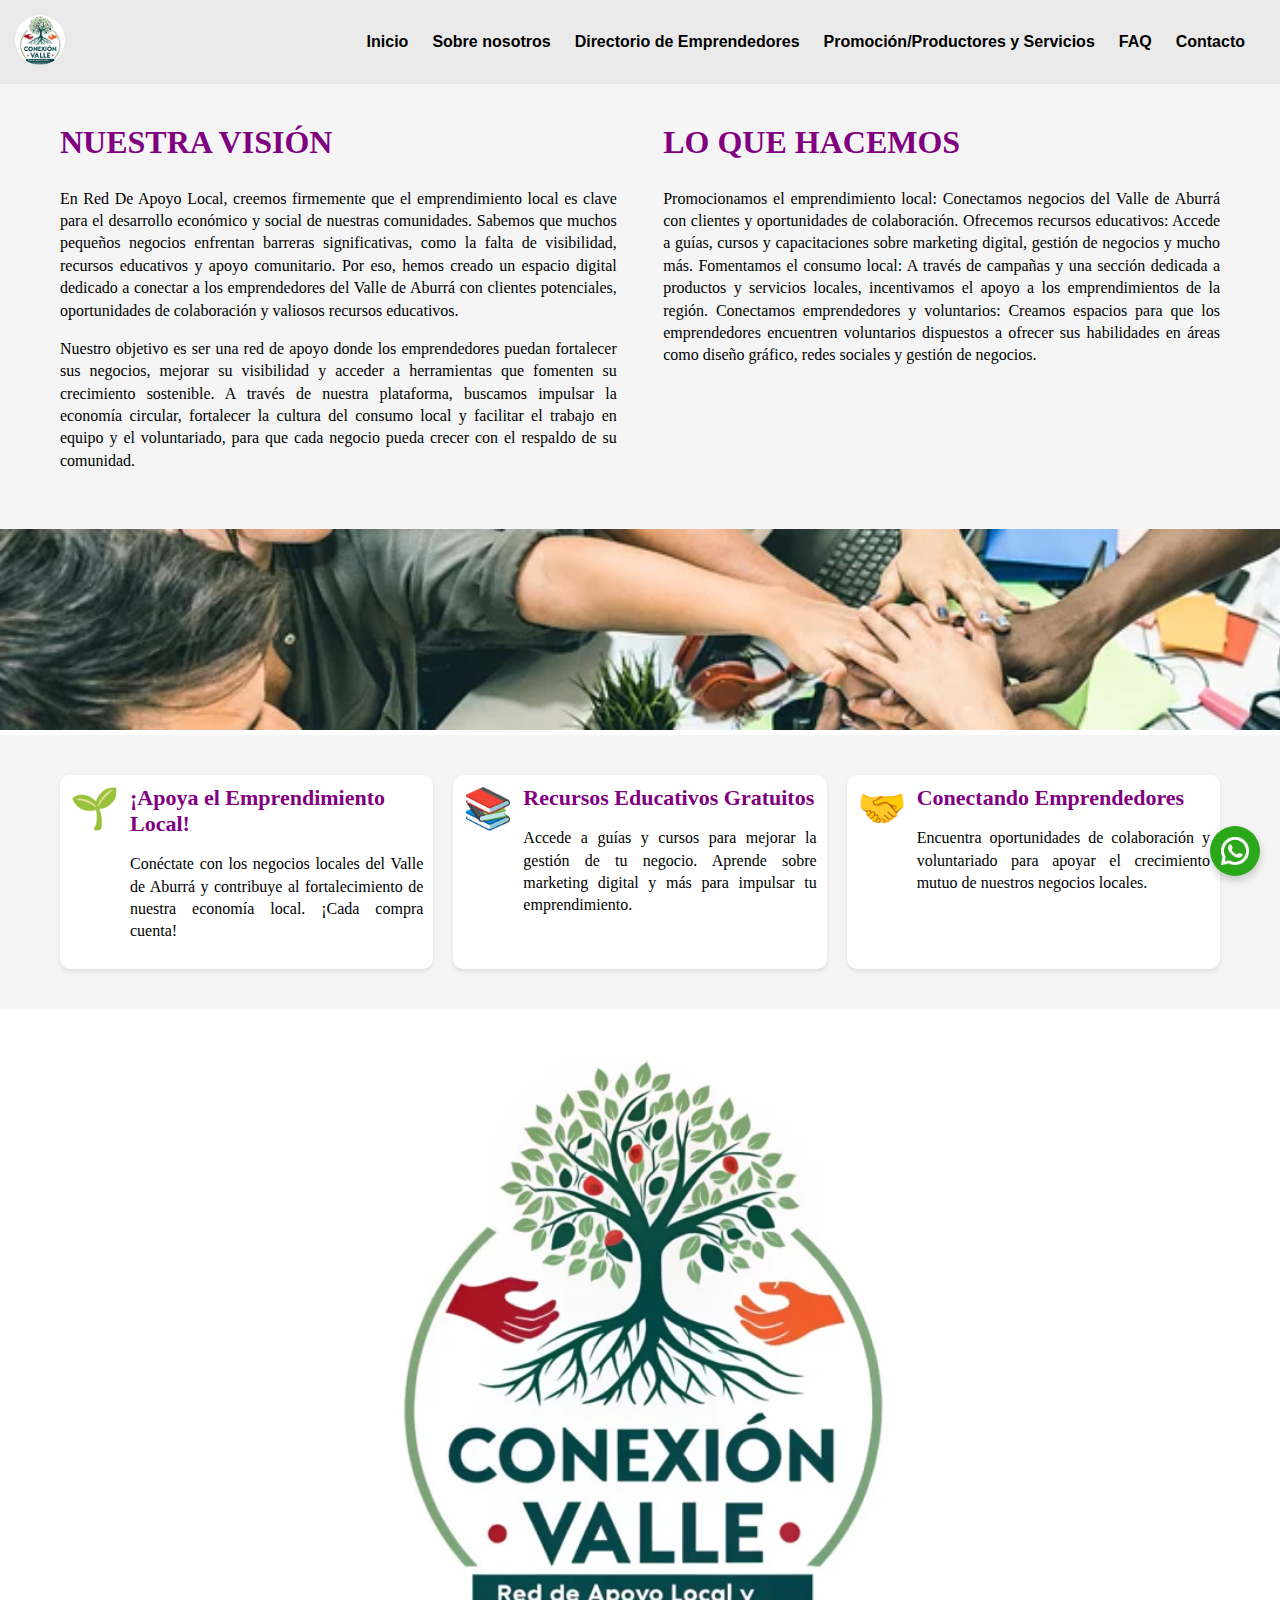
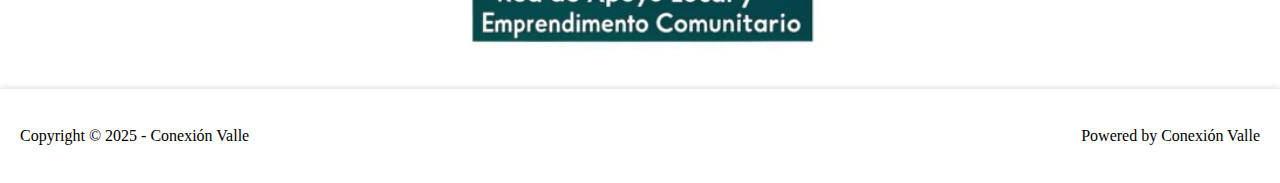
<file: SobreNosotros.html>
<!DOCTYPE html>
<html lang="en">

<head>
    <meta charset="UTF-8">
    <meta name="viewport" content="width=device-width, initial-scale=1.0">
    <title>Sobre Nosotros</title>
    <link rel="stylesheet" href="SobreNosotros.css"> <!-- Aquí va el CSS externo -->
    <link rel="icon" href="./img/Logo.webp" type="image/x-icon">

</head>

<body>
    <!-- Navbar -->
    <nav class="navbar">
        <div class="logo">
            <a href="./index.html"><img src="img/Logo.webp" alt="Logo"></a>
        </div>
        <ul>
            <li><a href="index.html">Inicio</a></li>
            <li><a href="./SobreNosotros.html">Sobre nosotros</a></li>
            <li><a href="./directorio.html">Directorio de Emprendedores</a></li>
            <li>
                <a href="./PromocionDeServicios.html">Promoción/Productores y Servicios</a>
                <div class="dropdown">
                    <a href="./ColaboraciónRecursos.html">Colaboración y Recursos</a>
                </div>
            </li>

            <li><a href="./faq.html">FAQ</a></li>
            <li><a href="./contactanos.html">Contacto</a></li>
        </ul>
    </nav>
    </nav>

    <!-- Sección de contenido principal -->
    <div class="contenido">
        <div class="columna">
            <h2>NUESTRA VISIÓN</h2>
            <p>En Red De Apoyo Local, creemos firmemente que el emprendimiento local es clave para el desarrollo económico y social de nuestras comunidades. Sabemos que muchos pequeños negocios enfrentan barreras significativas, como la falta de visibilidad, recursos educativos y apoyo comunitario. Por eso, hemos creado un espacio digital dedicado a conectar a los emprendedores del Valle de Aburrá con clientes potenciales, oportunidades de colaboración y valiosos recursos educativos.</p>

            <p>Nuestro objetivo es ser una red de apoyo donde los emprendedores puedan fortalecer sus negocios, mejorar su visibilidad y acceder a herramientas que fomenten su crecimiento sostenible. A través de nuestra plataforma, buscamos impulsar la economía circular, fortalecer la cultura del consumo local y facilitar el trabajo en equipo y el voluntariado, para que cada negocio pueda crecer con el respaldo de su comunidad.</p>
        </div>

        <div class="columna">
            <h2>LO QUE HACEMOS</h2>
            <p>Promocionamos el emprendimiento local: Conectamos negocios del Valle de Aburrá con clientes y oportunidades de colaboración. Ofrecemos recursos educativos: Accede a guías, cursos y capacitaciones sobre marketing digital, gestión de negocios y mucho más. Fomentamos el consumo local: A través de campañas y una sección dedicada a productos y servicios locales, incentivamos el apoyo a los emprendimientos de la región. Conectamos emprendedores y voluntarios: Creamos espacios para que los emprendedores encuentren voluntarios dispuestos a ofrecer sus habilidades en áreas como diseño gráfico, redes sociales y gestión de negocios.</p>
        </div>
    </div>

    <div class="imagen-cover">
        <img src="img/Captura.jpg" alt="Imagen de fondo">
    </div>
    


    <!-- Sección de información -->
    <div class="contenedor-info">
        <div class="info-box">
            <div class="icon">🌱</div>
            <div class="content">
                <h4>¡Apoya el Emprendimiento Local!</h4>
                <p>Conéctate con los negocios locales del Valle de Aburrá y contribuye al fortalecimiento de nuestra economía local. ¡Cada compra cuenta!</p>
            </div>
        </div>

        <div class="info-box">
            <div class="icon">📚</div>
            <div class="content">
                <h4>Recursos Educativos Gratuitos</h4>
                <p>Accede a guías y cursos para mejorar la gestión de tu negocio. Aprende sobre marketing digital y más para impulsar tu emprendimiento.</p>
            </div>
        </div>

        <div class="info-box">
            <div class="icon">🤝</div>
            <div class="content">
                <h4>Conectando Emprendedores</h4>
                <p>Encuentra oportunidades de colaboración y voluntariado para apoyar el crecimiento mutuo de nuestros negocios locales.</p>
            </div>
        </div>
    </div>

    <!-- Imagen final -->
    <div class="imagen-final">
        <img src="img/Logo.webp" alt="Conexión Valle">
    </div>
    <footer class="footer">
        <div class="footer-container">
            <p>Copyright © 2025 - Conexión Valle</p>
            <p>Powered by Conexión Valle</p>
    
            
        </div>
    </footer>
    
    <a href="https://wa.me/+573245772397" class="whatsapp-icon" target="_blank">
        <img src="img/whatshapIcon.jpeg" alt="WhatsApp">
    </a>
    
</body>

</html>
</file>
<file: styles.css>
body{
    margin: 0;
    padding: 0;
    width: 100%;
    font-family: "Yanone Kaffeesatz", serif;    
}

.navbar {
    background-color: #eaeaea;
    padding: 15px;
    text-align: right;
    display: flex;
    justify-content: space-between;
    align-items: center;
}
.navbar .logo img {
    height: 50px;
    border-radius: 50%;

}
.navbar ul {
    list-style: none;
    padding: 0;
    margin: 0;
}

.navbar ul li {
    display: inline-block;
    position: relative;
    margin-right: 20px;
}

.navbar ul li a {
    font-family: Arial, sans-serif;
    font-size: 16px;
    text-decoration: none;
    color: black;
    font-weight: bold;
    transition: color 0.3s;
    transition: font-size 0.3s ease;
}

.navbar ul li a:hover {
    z-index: 1;
    background-color: #eaeaea;
    color: #6a0dad; 
    font-size: 18px;
}

.dropdown {
    z-index: 5;
    position: absolute;
    top: 100%;
    left: 0;
    min-width: 250px;
    display: none;
    box-shadow: 0px 8px 16px rgba(0,0,0,0.2);
}

.dropdown a {
    padding: 6px 20px;
    display: block;
    color: white;
    background-color: #eaeaea;
}


        /* Mostrar dropdown cuando el mouse pasa sobre el elemento */
.navbar ul li:hover .dropdown {
    background-color: transparent;
    display: block;
    border-left: 5px solid purple;
}

.hero{
    z-index: 1;
    position: relative;
    height: 85vh;
    display: flex;
    align-items: center;
    justify-content: center;
    background-image: url("img/convenience-store-owner-2-300x200.webp");
    background-size: cover;
    background-position: center;
    background-repeat: no-repeat;  
    background-attachment: fixed;     
    background-size: cover;

}

.overlay{
    z-index: -1;
    position: absolute;
    top: 0;
    left: 0;
    right: 0;
    bottom: 0;
    background-color: #467a23; /* Verde con 50% de transparencia */
    pointer-events: none; /* Para permitir clics en la imagen debajo */
    opacity: 0.5;
}


/* Hero izquierda */

.hero-izq{
    max-width:25%;
    margin-right: 50px;
    
}

h2{    
    color: #ffff;
    font-size: 60px;
    font-weight: bold;
}

.btn-registrate{
    background-color: #fa0000;
    padding: 10px 25px;
    box-shadow: 0px 18px 40px -10px #000;
    transition: box-shadow 0.3s ease;
    border-radius: 50px;
}

.btn-registrate a{
    font-size: 17px;
    font-family: Helvetica, sans-serif;
    text-decoration: none;
    color: white;

}

.btn-registrate:hover{
    cursor: pointer;
    box-shadow: none;
}

.btn-sesion{
    font-family: Helvetica, sans-serif;
    background-color: #f6f6f6;
    color: #111010;
    font-size: 26px;
    border: 0px;
    padding: 10px 38px;  
    box-shadow: 0px 18px 40px -10px #000;
    border-radius: 50px;
    border: solid transparent;
}



.btn-sesion:hover{
    cursor: pointer;    
    background-color: transparent;
    color: white;
    border: solid white;

}

.hero-logo{
    height: 100%;
    width: 100%;
    border-radius: 50px;
    border: solid black;
    margin-left: 30px;
}

.box-img{
    width: 173px;
    height: auto;
}

/* Benefits Section */

.benefits{
    background-color: #f6f6f6;   
    width: 100%;
    padding-bottom: 100px;
}

.benefits-container{
    display: flex;
    justify-content: space-evenly;
    padding-right: 0px;
    padding-left: 20px;
}

.title{
    color: rgb(70, 35, 122);
    font-size: 80px;
    display: flex;
    justify-content: center;
    padding-top: 40px;
    margin-top: 0;
    font-weight: 400;  
    text-transform: uppercase;
}

.box{
    display:flex;
    flex-direction: column;
    align-items: center;
}

.box-info{
    margin-left: 20px;
    margin-right: 20px;
    text-transform: uppercase;    
}
.box-title{
    font-size: 35px;
    margin-bottom: 0px;
}

.box-text{
    color: rgb(70, 35, 122);
    font-size: 25px;    
}

.box-shadow{
    box-shadow: 0px 4px 12px 0px #00000070;
}

/* testimonios */

.carousel-container{
    position: relative;
    z-index: 1;
    width: 100%;
    height: 70vh;
    background-image: url(./img/vendedor2.webp);
    background-size: cover;
    background-position: center;
    background-repeat: no-repeat;  
    background-attachment: fixed;     
    background-size: cover;
}

.flex{
    height: 100%;    
    display: flex;
    align-items: center;
    justify-content: center;
}

.slide{
    position: relative;
    border: 1.5px solid yellow;
}



.slide-info{
    font-family: "Work Sans", sans-serif;
    text-align: center;
    font-size: 15px;
    padding: 5px;
    width: 1110px;
    line-height: 1.8em;
    opacity: 1;
    z-index: 1;
    transition-delay: 5ms;
}

.slide-info[data-active]{
    opacity: 1;
    z-index: 1;
    transition-delay: 5ms;
}

.slide-info > p{
    color: white;
}

.profile{
    display: flex;
    align-items: center;
    justify-content: center;
}

.profile img{
    height: 60px;
    width: 60px;
    margin-right: 10px;
    border-radius: 50%;
}

.profile h3{
    color: white;
    font-size: 20px;
    font-weight: bold;
    margin-bottom: 0px;
}

.profile p{
    color: yellow;
    font-size: 15px;
    font-weight: bold;
    margin-top: 5px;
} 

.btn{
    background: none;
    border: solid white;
    color: white;
    padding: 7px 12px;
    font-size: 20px;
    cursor: pointer;
}
 
.btn-left{
    margin-right: 20px;
    top: 45%;
    left: 75%;
}

.btn-right{
    margin-left: 20px;
    top: 45%;
    left: 75%;
}

/* register section */

.registerSection{
    background-color: #f6f6f6;
    width: 100%;
    height: 75vh;
}

.register-info{
    display: flex;
    flex-direction: column;
    align-items: center;
    padding-top: 50px;

    
}

.register-tel{
    color: #f6bc98;
    font-size: 30px;
}

.register-text{
    color: #414042;
    font-size: 25px;
    font-weight: 400;
    margin-top: 0px;
}

.btn-register{
    background-color: #673da6;
    color: white;
    padding: 15px 40px;
    cursor: pointer;
    font-weight: 400;
    font-size: 16px;
    margin-top: 30px;
    border-radius: 30px;
    transform: translateY(-50%);
    transition: transform 0.6s ease, background-color 0.3s ease;
}

.btn-register:hover{
    transform: translateY(-50%) scale(1.1); /* Hace que el botón crezca un 10% */
    background-color: rgba(0, 0, 0, 0.8); /* Cambia el color de fondo al pasar el mouse */
}


/* footer */

.footer{
    display: flex;
    justify-content: space-evenly;
    font-family: work sans;
    color: #414042;
}
</file>
<file: colaboraciones.css>
/* Estilos generales */
* {
    box-sizing: border-box;
    margin: 0;
    padding: 0;
}

body {
    font-family: 'Yanone Kaffeesatz', sans-serif;
    background-color: #f5f5dc; /* Beige claro para el fondo */
    line-height: 1.6;
}

/* Navbar */
.navbar {
    background-color: #eaeaea;
    padding: 20px;
    display: flex;
    justify-content: space-between;
    align-items: center;
    position: sticky;
    top: 0;
    z-index: 1000;
    border-radius: 0 0 10px 10px;
}

.navbar .logo img {
    height: 50px;
    border-radius: 50%;
}

.navbar ul {
    list-style: none;
    display: flex;
    gap: 20px;
}

.navbar ul li {
    display: inline-block;
    position: relative;
    margin-right: 20px;
}

.navbar ul li a {
    font-family: Arial, sans-serif;
    font-size: 16px;
    text-decoration: none;
    color: black;
    font-weight: bold;
    transition: color 0.3s;
    transition: font-size 0.3s ease;
}

.navbar ul li a:hover {
    z-index: 1;
    background-color: #eaeaea;
    color: #428709; 
    font-size: 18px;
}

.dropdown {
    position: absolute;
    top: 100%;
    left: 0;
    background-color: #333;
    min-width: 250px;
    display: none;
    box-shadow: 0px 8px 16px rgba(0,0,0,0.2);
}

.dropdown a {
    padding: 6px 20px;
    display: block;
    color: white;
}


        /* Mostrar dropdown cuando el mouse pasa sobre el elemento */
.navbar ul li:hover .dropdown {
    background-color: transparent;
    display: block;
    border-left: 5px solid #428709;
}

/* Header principal */
.main-header {
    text-align: center;
    padding: 30px 20px;
    background-color: #f5f5dc; /* Beige para el encabezado */
    border-bottom: 2px solid #428709; /* Borde verde */
}

.main-header h1 {
    color: #000000;
    font-size: 36px;
    margin-bottom: 20px;
}

.main-buttons {
    display: flex;
    justify-content: center;
    gap: 15px;
}

.main-buttons button {
    padding: 10px 20px;
    background-color: #428709; /* Verde por defecto */
    color: #ffffff;
    border: none;
    border-radius: 20px;
    cursor: pointer;
    transition: background-color 0.3s;
    font-family: 'Yanone Kaffeesatz', sans-serif;
    font-size: 18px;
}

.main-buttons button.btn-active {
    background-color: #8bc34a; /* Verde claro para botón activo */
}

.main-buttons button:hover {
    background-color: #8bc34a; /* Verde claro al pasar el mouse */
}

/* Contenido principal */
.main-content {
    padding: 20px;
    max-width: 1200px;
    margin: 0 auto;
}

/* Secciones Eventos y Ferias */
.eventos-section, .ferias-section {
    display: none;
    margin-bottom: 30px;
}

.eventos-section.active, .ferias-section.active {
    display: block;
}

.section-header {
    display: flex;
    justify-content: space-between;
    align-items: center;
    margin-bottom: 20px;
}

.tab-buttons {
    display: flex;
    background-color: #f0f0f0;
    border-radius: 20px;
    overflow: hidden;
}

.tab-btn {
    padding: 10px 20px;
    background-color: transparent;
    border: none;
    cursor: pointer;
    font-family: 'Yanone Kaffeesatz', sans-serif;
    font-size: 18px;
    transition: all 0.3s;
}

.tab-btn.active {
    background-color: #8bc34a;
    color: white;
}

.register-btn {
    padding: 10px 20px;
    background-color: #428709;
    color: white;
    border: none;
    border-radius: 20px;
    cursor: pointer;
    font-family: 'Yanone Kaffeesatz', sans-serif;
    font-size: 18px;
    transition: background-color 0.3s;
}

.register-btn:hover {
    background-color: #8bc34a;
}

/* Contenedor de eventos/ferias */
.eventos-container, .ferias-container {
    width: 100%;
    padding: 10px 0;
    overflow: hidden;
}

.eventos-scroll, .ferias-scroll {
    display: flex;
    overflow-x: auto;
    scroll-behavior: smooth;
    padding: 10px 0;
    gap: 20px;
    scrollbar-width: thin;
    scrollbar-color: #428709 #f0f0f0;
}

.eventos-scroll::-webkit-scrollbar, .ferias-scroll::-webkit-scrollbar {
    height: 8px;
}

.eventos-scroll::-webkit-scrollbar-track, .ferias-scroll::-webkit-scrollbar-track {
    background: #f0f0f0;
    border-radius: 4px;
}

.eventos-scroll::-webkit-scrollbar-thumb, .ferias-scroll::-webkit-scrollbar-thumb {
    background-color: #428709;
    border-radius: 4px;
}

/* Tarjetas de eventos */
.event-card, .feria-card {
    min-width: 330px;
    flex: 0 0 auto;
    background-color: white;
    border-radius: 10px;
    box-shadow: 0 3px 6px rgba(0, 0, 0, 0.1);
    padding: 20px;
    transition: all 0.3s ease;
    position: relative;
    overflow: hidden;
}

.event-card:hover, .feria-card:hover {
    transform: scale(1.05);
    box-shadow: 0 10px 20px rgba(0, 0, 0, 0.15);
    z-index: 10;
}

.card-hover-effect:not(:hover) {
    filter: grayscale(40%) opacity(0.8);
    transform: scale(0.98);
}

.card-tag {
    position: absolute;
    top: 15px;
    right: 15px;
    background-color: #8bc34a;
    color: white;
    padding: 5px 10px;
    border-radius: 20px;
    font-size: 14px;
}

.card-title {
    font-size: 24px;
    font-weight: bold;
    color: #428709;
    margin-bottom: 10px;
}

.card-description {
    font-size: 16px;
    color: #333;
    margin-bottom: 15px;
}

.card-info {
    display: flex;
    flex-direction: column;
    gap: 8px;
    margin-bottom: 15px;
}

.card-info-item {
    display: flex;
    align-items: flex-start;
    font-size: 16px;
}

.card-info-item i {
    width: 20px;
    text-align: center;
    margin-right: 10px;
    color: #428709;
}

.card-divider {
    height: 1px;
    background-color: #e0e0e0;
    margin: 15px 0;
}

.card-additional-info {
    font-size: 15px;
    color: #666;
}

.card-additional-info h4 {
    margin-bottom: 8px;
    color: #428709;
}

.card-additional-info ul {
    list-style-type: none;
    padding-left: 5px;
}

.card-additional-info li {
    margin-bottom: 5px;
    padding-left: 15px;
    position: relative;
}

.card-additional-info li:before {
    content: "•";
    position: absolute;
    left: 0;
    color: #8bc34a;
}

.card-actions {
    display: flex;
    justify-content: space-between;
    margin-top: 15px;
}

.card-btn {
    flex: 1;
    padding: 8px;
    text-align: center;
    background-color: #428709;
    color: white;
    border: none;
    border-radius: 5px;
    cursor: pointer;
    font-family: 'Yanone Kaffeesatz', sans-serif;
    font-size: 16px;
    transition: background-color 0.3s;
}

.card-btn:hover {
    background-color: #8bc34a;
}

.card-link {
    flex: 1;
    padding: 8px;
    text-align: center;
    color: #428709;
    background-color: transparent;
    border: none;
    cursor: pointer;
    text-decoration: none;
    font-family: 'Yanone Kaffeesatz', sans-serif;
    font-size: 16px;
}

.card-link:hover {
    text-decoration: underline;
}

/* Modal */
.modal {
    display: none;
    position: fixed;
    top: 0;
    left: 0;
    width: 100%;
    height: 100%;
    background-color: rgba(0, 0, 0, 0.7);
    z-index: 1100;
    overflow-y: auto;
}

.modal-content {
    background-color: white;
    margin: 30px auto;
    padding: 25px;
    border-radius: 10px;
    width: 90%;
    max-width: 600px;
    position: relative;
    animation: modal-open 0.3s ease-out;
}

@keyframes modal-open {
    from {opacity: 0; transform: translateY(-20px);}
    to {opacity: 1; transform: translateY(0);}
}

.close-modal {
    position: absolute;
    top: 10px;
    right: 15px;
    font-size: 28px;
    color: #666;
    cursor: pointer;
}

.close-modal:hover {
    color: #000;
}

.modal h2 {
    font-size: 26px;
    color: #428709;
    margin-bottom: 20px;
    text-align: center;
}

/* Formulario */
.form-group {
    margin-bottom: 15px;
}

.form-row {
    display: flex;
    gap: 15px;
    margin-bottom: 15px;
}

.form-row .form-group {
    flex: 1;
    margin-bottom: 0;
}

label {
    display: block;
    font-size: 18px;
    margin-bottom: 5px;
    color: #333;
}

input[type="text"],
input[type="date"],
input[type="time"],
input[type="number"],
textarea {
    width: 100%;
    padding: 10px;
    border: 1px solid #ddd;
    border-radius: 5px;
    font-family: inherit;
    font-size: 16px;
}

textarea {
    min-height: 80px;
    resize: vertical;
}

.form-actions {
    display: flex;
    justify-content: flex-end;
    gap: 10px;
    margin-top: 20px;
}

.cancel-btn, .submit-btn {
    padding: 10px 20px;
    border: none;
    border-radius: 5px;
    cursor: pointer;
    font-family: inherit;
    font-size: 18px;
    transition: background-color 0.3s;
}

.cancel-btn {
    background-color: #f2f2f2;
    color: #333;
}

.submit-btn {
    background-color: #428709;
    color: white;
}

.cancel-btn:hover {
    background-color: #e0e0e0;
}

.submit-btn:hover {
    background-color: #8bc34a;
}

/* Footer */
footer {
    background-color: #ffffff;
    padding: 20px;
    text-align: center;
    margin-top: 40px;
    border-top: 1px solid #ddd;
}

.footer-container {
    display: flex;
    justify-content: space-between;
    max-width: 1200px;
    margin: 0 auto;
    color: #666;
}

/* Botón de WhatsApp */
.whatsapp-icon {
    position: fixed;
    bottom: 20px;
    right: 20px;
    z-index: 1000;
}

.whatsapp-icon img {
    width: 50px;
    height: auto;
    border-radius: 50%;
    box-shadow: 0 4px 8px rgba(0, 0, 0, 0.2);
    transition: transform 0.3s ease;
}

.whatsapp-icon img:hover {
    transform: scale(1.1);
}

/* Responsivo */
@media (max-width: 768px) {
    .navbar ul {
        gap: 10px;
        flex-wrap: wrap;
    }
    
    .section-header {
        flex-direction: column;
        gap: 15px;
    }
    
    .form-row {
        flex-direction: column;
        gap: 15px;
    }
    
    .form-row .form-group {
        margin-bottom: 0;
    }
    
    .modal-content {
        width: 95%;
        padding: 20px;
        margin: 20px auto;
    }
}
</file>
<file: directorio.css>
/* Estilos generales */
* {
    box-sizing: border-box;
    margin: 0;
    padding: 0;
}

body {
    font-family: 'Yanone Kaffeesatz', sans-serif;
    background-color: #f5f5dc; /* Beige claro para el fondo */
    line-height: 1.6;
}

/* Navbar */
.navbar {
    background-color: #eaeaea;
    padding: 20px;
    display: flex;
    justify-content: space-between;
    align-items: center;
    position: sticky;
    top: 0;
    z-index: 1000;
    border-radius: 0 0 10px 10px;
}

.navbar .logo img {
    height: 50px;
    border-radius: 50%;
}

.navbar ul {
    list-style: none;
    display: flex;
    gap: 20px;
}

.navbar ul li {
    display: inline-block;
    position: relative;
    margin-right: 20px;
}

.navbar ul li a {
    font-family: Arial, sans-serif;
    font-size: 16px;
    text-decoration: none;
    color: black;
    font-weight: bold;
    transition: color 0.3s;
    transition: font-size 0.3s ease;
}

.navbar ul li a:hover {
    z-index: 1;
    background-color: #eaeaea;
    color: #428709; 
    font-size: 18px;
}

.dropdown {
    position: absolute;
    top: 100%;
    left: 0;
    background-color: #333;
    min-width: 250px;
    display: none;
    box-shadow: 0px 8px 16px rgba(0,0,0,0.2);
}

.dropdown a {
    padding: 6px 20px;
    display: block;
    color: white;
}


        /* Mostrar dropdown cuando el mouse pasa sobre el elemento */
.navbar ul li:hover .dropdown {
    background-color: transparent;
    display: block;
    border-left: 5px solid #428709;
}


/* Header principal */
.main-header {
    text-align: center;
    padding: 30px 20px;
    background-color: #f5f5dc; /* Beige para el encabezado */
    border-bottom: 2px solid #428709; /* Borde verde */
}

.main-header h1 {
    color: #000000;
    font-size: 36px;
    margin-bottom: 20px;
}

.main-buttons {
    display: flex;
    justify-content: center;
    gap: 15px;
}

.main-buttons button {
    padding: 10px 20px;
    background-color: #428709; /* Verde por defecto */
    color: #ffffff;
    border: none;
    border-radius: 20px;
    cursor: pointer;
    transition: background-color 0.3s;
    font-family: 'Yanone Kaffeesatz', sans-serif;
    font-size: 18px;
}

.main-buttons button.btn-active {
    background-color: #8bc34a; /* Verde claro para botón activo */
}

.main-buttons button:hover {
    background-color: #8bc34a; /* Verde claro al pasar el mouse */
}

/* Búsqueda y filtrado */
.search-container {
    width: 100%;
    padding: 20px;
    display: flex;
    justify-content: center;
}

.search-bar {
    display: flex;
    width: 80%;
    max-width: 800px;
    gap: 10px;
}

.search-bar input {
    flex-grow: 1;
    padding: 10px 15px;
    border: 1px solid #428709;
    border-radius: 20px;
    font-family: 'Yanone Kaffeesatz', sans-serif;
    font-size: 16px;
}

.category-filter select {
    padding: 10px 15px;
    border: 1px solid #428709;
    border-radius: 20px;
    font-family: 'Yanone Kaffeesatz', sans-serif;
    font-size: 16px;
    background-color: #ffffff;
    cursor: pointer;
}

/* Contenido principal */
.main-content {
    padding: 20px;
}

.directory-container {
    display: flex;
    gap: 20px;
    max-width: 1200px;
    margin: 0 auto;
}

/* Listado de directorios - AJUSTADO */
.directory-list {
    flex: 2;
    display: grid;
    grid-template-columns: repeat(2, 1fr); /* Cambiado a 2 columnas */
    gap: 15px;
}

.directory-card {
    background-color: #ffffff;
    border-radius: 10px;
    padding: 20px;
    box-shadow: 0 2px 5px rgba(0, 0, 0, 0.1);
    cursor: pointer;
    transition: transform 0.3s, box-shadow 0.3s;
    height: 180px; /* Tarjetas más grandes */
    display: flex;
    flex-direction: column;
    position: relative; /* Para posicionar la etiqueta de categoría */
}

.directory-card:hover {
    transform: translateY(-5px);
    box-shadow: 0 5px 15px rgba(0, 0, 0, 0.2);
}

.directory-card.active {
    border: 2px solid #8bc34a;
    background-color: #f0f8e6;
}

.directory-card h3 {
    font-size: 22px;
    margin-bottom: 10px;
    color: #428709;
}

/* Etiqueta de categoría - AJUSTADA */
.category-tag {
    position: absolute;
    top: 10px;
    right: 10px;
    display: inline-block;
    background-color: #8bc34a;
    color: #ffffff;
    padding: 2px 8px;
    border-radius: 10px;
    font-size: 12px; /* Más pequeña */
}

.directory-card p {
    font-size: 16px;
    color: #333;
    margin-bottom: 10px;
    flex-grow: 1;
    overflow: hidden;
    text-overflow: ellipsis;
    display: -webkit-box;
    -webkit-line-clamp: 2;
    line-clamp: 2;
    -webkit-box-orient: vertical;
}

.card-footer {
    font-size: 14px;
    color: #666;
    margin-top: auto; /* Empuja al footer al fondo de la tarjeta */
}

/* Detalle del directorio */
.directory-detail {
    flex: 1;
    background-color: #ffffff;
    border-radius: 10px;
    padding: 25px;
    box-shadow: 0 2px 5px rgba(0, 0, 0, 0.1);
    min-height: 500px;
    position: sticky;
    top: 100px;
    overflow-y: auto; /* Añadido para permitir scroll si el contenido es largo */
    max-height: calc(100vh - 150px); /* Altura máxima para evitar que sea muy largo */
}

.detail-empty-state {
    display: flex;
    justify-content: center;
    align-items: center;
    height: 100%;
    color: #666;
    font-style: italic;
}

.detail-content h2 {
    color: #428709;
    margin-bottom: 15px;
    font-size: 30px;
}

.detail-contact {
    margin: 25px 0;
}

.detail-contact p {
    display: flex;
    align-items: center;
    margin-bottom: 12px;
    font-size: 18px;
}

/* Emoji para detalles de contacto */
.emoji {
    font-size: 20px;
    margin-right: 10px;
    display: inline-block;
}

.detail-contact a {
    color: #428709;
    text-decoration: none;
    transition: color 0.3s;
}

.detail-contact a:hover {
    color: #8bc34a;
    text-decoration: underline;
}

.detail-description {
    margin-bottom: 25px;
}

.detail-description p {
    font-size: 18px;
    line-height: 1.6;
    text-align: justify;
}

.detail-map {
    margin-top: 20px;
}

.detail-map img {
    width: 100%;
    border-radius: 10px;
    margin-top: 10px;
    box-shadow: 0 2px 8px rgba(0, 0, 0, 0.1);
    max-height: 250px;
    object-fit: cover;
}

/* Footer */
footer {
    background-color: #ffffff;
    padding: 20px;
    text-align: center;
    margin-top: 40px;
    border-top: 1px solid #ddd;
}

.footer-container {
    display: flex;
    justify-content: space-between;
    max-width: 1200px;
    margin: 0 auto;
    color: #666;
}

/* Botón de WhatsApp */
.whatsapp-icon {
    position: fixed;
    bottom: 20px;
    right: 20px;
    z-index: 1000;
}

.whatsapp-icon img {
    width: 50px;
    height: auto;
    border-radius: 50%;
    box-shadow: 0 4px 8px rgba(0, 0, 0, 0.2);
    transition: transform 0.3s ease;
}

.whatsapp-icon img:hover {
    transform: scale(1.1);
}

/* No resultados de búsqueda */
.no-results {
    grid-column: 1 / -1; /* Ocupar todas las columnas */
    text-align: center;
    padding: 20px;
    color: #666;
    font-style: italic;
}

/* Responsive */
@media (max-width: 1024px) {
    .directory-container {
        flex-direction: column;
    }
    
    .directory-list {
        grid-template-columns: repeat(2, 1fr);
    }
    
    .directory-detail {
        position: static;
        max-height: none;
    }
}

@media (max-width: 768px) {
    .navbar ul {
        gap: 10px;
    }
    
    .directory-list {
        grid-template-columns: 1fr;
    }
    
    .search-bar {
        flex-direction: column;
        width: 100%;
    }
}
</file>
<file: faq.css>
body{
    margin: 0;
    padding: 0;
}

.navbar {
    background-color: #eaeaea;
    padding: 13px;
    text-align: right;
    display: flex;
    justify-content: space-between;
    align-items: center;
    position: sticky;
    top: 0;
    z-index: 1;
}
.navbar .logo img{
    height: 50px; /* Ajusta la altura del logo */
    width: 50px;
    border-radius: 50px;
}
.navbar ul {
    list-style: none;
    padding: 0;
    margin: 0;
}

.navbar ul li {
    display: inline-block;
    position: relative;
    margin-right: 20px;
}

.navbar ul li a {
    font-family: Arial, sans-serif;
    font-size: 16px;
    text-decoration: none;
    color: black;
    font-weight: bold;
    transition: color 0.3s;
    transition: font-size 0.3s ease;
}

.navbar ul li a:hover {
    z-index: 1;
    background-color: #eaeaea;
    color: #6a0dad; 
    font-size: 18px;
}

.dropdown {
    position: absolute;
    top: 100%;
    left: 0;
    background-color: #333;
    min-width: 250px;
    display: none;
    box-shadow: 0px 8px 16px rgba(0,0,0,0.2);
}

.dropdown a {
    padding: 6px 20px;
    display: block;
    color: white;
}


        /* Mostrar dropdown cuando el mouse pasa sobre el elemento */
.navbar ul li:hover .dropdown {
    background-color: transparent;
    display: block;
    border-left: 5px solid purple;
}


H1{
    color: rgb(70, 35, 122);
    font-size: 15px;
    text-align: center;
    font-family: "Manrope", serif;
}
H2{
    color:rgb(70, 35, 122);
    font-size: 65px;
    font-family: "Manrope", serif;
    text-align: center;

}
table{ 
    width: 60%;
    margin: 0 auto;
    border-collapse: collapse; 
    text-align: center;
    
}
td{
    border: 1px solid orange; /* Bordes verdes */
    padding: 10px;
    text-align: left;
    font-family: 'Work Sans', sans-serif;
    font-size: 1rem;
    line-height: var(--ast-body-line-height, 1.5em);
}
th{
    border: 1px solid orange; /* Bordes verdes */
    padding: 8px;
    text-align: center;
    font-family: "Manrope", serif;
}

.container {
    text-align: center; /* Centra el contenido dentro del contenedor */
}

.imgFresas {
    max-width: 100%; /* Asegura que la imagen no se salga del contenedor */
    display: block; /* La imagen debe ser un bloque para que funcione margin auto */
    margin: 0 auto; /* Centra la imagen */
    width: 60%; /* Ajusta el tamaño de la imagen si es necesario */
}
h3{
    color: orange;
    font-size: 30px;
    text-align: center;
    font-family: "Manrope", serif;
}
h4{
    color: rgb(70, 35, 122);
    font-size: 62px;
    font-family: 'Yanone Kaffeesatz', sans-serif;
    text-align: center;
    line-height: 1.3em;
}
h5{
    color: rgb(3, 3, 3);
    font-size: 20px;
    font-family: "Manrope", serif;
    text-align: center;
}
button{
    text-align: center;
    padding: 10px 20px; /* Tamaño del botón */
    font-size: 15px;
    padding: 15px 40px;
    display: block; /* Convierte el botón en un elemento de bloque */
    margin: 0 auto;
    background-color: blueviolet;
    border: none;
    cursor: pointer;
    color:  white;
}

.footer{
    width: 100%;
    display: flex;
    justify-content: flex-end;
    justify-content: space-around;
    font-family: "Manrope", serif
}

ol {
    list-style: none;
}
</file>
<file: PromocionDeServicios.css>
body {
    font-family: Arial, sans-serif;
    line-height: 1.6;
    margin: 0;
    padding: 0;
    background-color: #f9f9f9;
    color: #333;
}

/* Navbar */
.navbar {
    background-color: #eaeaea;
    padding: 15px;
    text-align: right;
    display: flex;
    justify-content: space-between;
    align-items: center;
}
.navbar .logo img {
    height: 50px;
    border-radius: 50%;

}
.navbar ul {
    list-style: none;
    padding: 0;
    margin: 0;
}

.navbar ul li {
    display: inline-block;
    position: relative;
    margin-right: 20px;
}

.navbar ul li a {
    font-family: Arial, sans-serif;
    font-size: 16px;
    text-decoration: none;
    color: black;
    font-weight: bold;
    transition: color 0.3s;
    transition: font-size 0.3s ease;
}

.navbar ul li a:hover {
    z-index: 1;
    background-color: #eaeaea;
    color: #6a0dad; 
    font-size: 18px;
}

.dropdown {
    position: absolute;
    top: 100%;
    left: 0;
    background-color: #333;
    min-width: 250px;
    display: none;
    box-shadow: 0px 8px 16px rgba(0,0,0,0.2);
}

.dropdown a {
    padding: 6px 20px;
    display: block;
    color: white;
}


        /* Mostrar dropdown cuando el mouse pasa sobre el elemento */
.navbar ul li:hover .dropdown {
    background-color: #eaeaea;
    display: block;
    border-left: 5px solid purple;
}


header {
    padding: 20px;
    color: #6a0dad;
    margin-left: 20px;
}

.boton {
    display: inline-block;
    padding: 10px 20px;
    margin-top: 20px;
    background-color: #FFD700;
    color: rgb(53, 143, 12);
    text-decoration: none;
    border-radius: 8px;
}

.contenedor {
    max-width: 1200px; /* Asegura un ancho fijo */
    margin: 20px auto; /* Centrado */
    padding: 0 20px;   /* Añade padding para alinear con el bloque verde */
}

.destacado {
    background: linear-gradient(135deg, #4CAF50, #2E7D32);
    padding: 30px;
    border-radius: 12px;
    color: white;
    text-align: center;
    margin: 0 auto 30px auto; /* Centrado y con margen inferior */
    max-width: 1200px; /* Igual al contenedor */
}

.grid {
    display: grid;
    grid-template-columns: repeat(auto-fit, minmax(300px, 1fr));
    gap: 20px; /* Espacio entre las tarjetas */
    margin: 0 auto 60px auto; /* Centrado y espacio inferior */
    max-width: 1200px; /* Igual al contenedor */
}

.card {
    background: white;
    border-radius: 4px;
    overflow: hidden;
    box-shadow: 0 4px 8px rgba(0, 0, 0, 0.1);
    text-align: justify;
    margin: 0; /* Elimina márgenes adicionales */
}

.card img {
    width: 100%;
    height: auto;
}
.card-content {
    padding: 15px;
}
.contacto {
    text-align: left;
    margin-bottom: 10px;
}
.contacto p {
    margin: 5px 0;
}
footer {
    display: flex;
    justify-content: space-between;
    padding: 20px;
    background: white;
    color: black;
}

.logo-final {
    display: block;         /* Asegura que se comporte como un bloque */
    width: 400px;           /* Ajusta el ancho (puedes modificarlo según necesites) */
    height: auto;           /* Mantiene la proporción original */
    margin: 40px auto;      /* Centra horizontalmente y da un margen superior/inferior */
}



.mensaje {
    text-align: justify;     /* Justificar el texto */
    margin: 0 auto 40px auto; /* Centrar y agregar espacio inferior */
    max-width: 1200px;      /* Igualar el ancho al contenedor y destacado */
    padding: 0 20px;        /* Alinear con el padding del contenedor */
}

.franja-logo {
    background-color: white; 
    width: 100%;              
    padding: 40px 0;          
    display: flex;            
    justify-content: center;  
    margin-top: 60px; /* Más espacio entre las tarjetas y el logo */
}

.mensaje h1 {
    color: #46237a;     /* Morado */
    margin-top: 50px;   /* Espacio superior */
    font-family: "Yanone Kaffeesatz", serif;
    font-size: 3rem;
}

.destacado h2 {
    color: #46237a; /* Cambia el color a dorado (puedes usar cualquier color) */
    font-family: "Yanone Kaffeesatz", serif;
   
        font-size: 2rem;
        margin-bottom: 20px;

}

.card h3 {
    font-size: 2.0588235294118rem;
    font-weight: 400;
    font-family: 'Yanone Kaffeesatz', sans-serif;
    line-height: 1.3em;
    text-transform: uppercase;
    color: #46237a;
}


.whatsapp-icon {
    position: fixed;         /* Fija el ícono en la pantalla */
    bottom: 20px;            /* Lo posiciona 20px desde abajo */
    right: 20px;             /* Lo posiciona 20px desde la derecha */
    z-index: 1000;           /* Asegura que esté por encima de otros elementos */
}

.whatsapp-icon img {
    width: 50px;             /* Ajusta el tamaño del ícono */
    height: auto;            /* Mantiene la proporción */
    border-radius: 50%;      /* Hace el ícono circular */
    box-shadow: 0 4px 8px rgba(0, 0, 0, 0.2); /* Sombra para resaltar */
    transition: transform 0.3s ease; /* Efecto suave al pasar el mouse */
}

.whatsapp-icon img:hover {
    transform: scale(1.1);   /* Hace zoom al pasar el mouse */
}
</file>
<file: registro.css>
/* Estilos generales */
* {
    box-sizing: border-box;
    margin: 0;
    padding: 0;
}

body {
    font-family: 'Yanone Kaffeesatz', sans-serif;
    background-color: #f5f5dc; /* Beige claro para el fondo */
    line-height: 1.6;
}

/* Navbar */
.navbar {
    background-color: #eaeaea;
    padding: 20px;
    display: flex;
    justify-content: space-between;
    align-items: center;
    position: sticky;
    top: 0;
    z-index: 1000;
    border-radius: 0 0 10px 10px;
}

.navbar .logo img {
    height: 50px;
    border-radius: 50%;
}

.navbar ul {
    list-style: none;
    display: flex;
    gap: 20px;
}

.navbar ul li {
    display: inline-block;
    position: relative;
    margin-right: 20px;
}

.navbar ul li a {
    font-family: Arial, sans-serif;
    font-size: 16px;
    text-decoration: none;
    color: black;
    font-weight: bold;
    transition: color 0.3s;
    transition: font-size 0.3s ease;
}

.navbar ul li a:hover {
    z-index: 1;
    background-color: #eaeaea;
    color: #428709; 
    font-size: 18px;
}

.dropdown {
    position: absolute;
    top: 100%;
    left: 0;
    background-color: #333;
    min-width: 250px;
    display: none;
    box-shadow: 0px 8px 16px rgba(0,0,0,0.2);
}

.dropdown a {
    padding: 6px 20px;
    display: block;
    color: white;
}


        /* Mostrar dropdown cuando el mouse pasa sobre el elemento */
.navbar ul li:hover .dropdown {
    background-color: transparent;
    display: block;
    border-left: 5px solid #428709;
}


/* Header principal */
.main-header {
    text-align: center;
    padding: 30px 20px;
    background-color: #f5f5dc; /* Beige para el encabezado */
    border-bottom: 2px solid #428709; /* Borde verde */
}

.main-header h1 {
    color: #000000;
    font-size: 36px;
    margin-bottom: 20px;
}

.main-buttons {
    display: flex;
    justify-content: center;
    gap: 15px;
}

.main-buttons button {
    padding: 10px 20px;
    background-color: #428709; /* Verde por defecto */
    color: #ffffff;
    border: none;
    border-radius: 20px;
    cursor: pointer;
    transition: background-color 0.3s;
    font-family: 'Yanone Kaffeesatz', sans-serif;
    font-size: 18px;
}

.main-buttons button.btn-active {
    background-color: #8bc34a; /* Verde claro para botón activo */
}

.main-buttons button:hover {
    background-color: #8bc34a; /* Verde claro al pasar el mouse */
}

/* Contenido principal */
.main-content {
    padding: 20px;
    max-width: 1200px;
    margin: 0 auto;
}

/* Estilos para el formulario de registro */
.registro-container {
    background-color: white;
    border-radius: 10px;
    box-shadow: 0 3px 10px rgba(0, 0, 0, 0.1);
    padding: 30px;
    margin-top: 20px;
}

/* Navegación de pasos */
.steps-nav {
    display: flex;
    justify-content: space-between;
    margin-bottom: 30px;
    position: relative;
}

.steps-nav::before {
    content: '';
    position: absolute;
    top: 30px;
    left: 0;
    width: 100%;
    height: 2px;
    background-color: #e0e0e0;
    z-index: 1;
}

.step {
    display: flex;
    flex-direction: column;
    align-items: center;
    position: relative;
    z-index: 2;
    flex: 1;
    opacity: 0.5;
    transition: opacity 0.3s;
}

.step.active {
    opacity: 1;
}

.step-number {
    width: 40px;
    height: 40px;
    border-radius: 50%;
    background-color: #428709;
    color: white;
    display: flex;
    justify-content: center;
    align-items: center;
    font-size: 20px;
    margin-bottom: 10px;
    position: relative;
    z-index: 2;
}

.step-text {
    font-size: 18px;
    color: #428709;
    font-weight: bold;
}

/* Secciones del formulario */
.form-sections {
    position: relative;
    min-height: 400px;
}

.form-section {
    display: none;
    position: absolute;
    top: 0;
    left: 0;
    width: 100%;
    background: white;
    padding: 20px;
    border-radius: 10px;
    border: 1px solid #e0e0e0;
}

.form-section.active {
    display: block;
    z-index: 5;
}

.form-section h2 {
    color: #428709;
    margin-bottom: 20px;
    font-size: 24px;
}

.form-group {
    margin-bottom: 20px;
}

.form-group label {
    display: block;
    font-size: 18px;
    margin-bottom: 8px;
    color: #333;
}

.form-group input,
.form-group select,
.form-group textarea {
    width: 100%;
    padding: 12px;
    border: 1px solid #ddd;
    border-radius: 5px;
    font-family: inherit;
    font-size: 16px;
    margin-bottom: 10px;
}

.form-group textarea {
    min-height: 100px;
    resize: vertical;
}

/* Botones de navegación del formulario */
.nav-buttons {
    display: flex;
    justify-content: space-between;
    margin-top: 20px;
}

.btn-anterior,
.btn-siguiente,
.btn-finalizar {
    padding: 10px 20px;
    border: none;
    border-radius: 5px;
    cursor: pointer;
    font-family: inherit;
    font-size: 18px;
    transition: background-color 0.3s;
}

.btn-anterior {
    background-color: #f2f2f2;
    color: #333;
}

.btn-anterior:disabled {
    opacity: 0.5;
    cursor: not-allowed;
}

.btn-siguiente,
.btn-finalizar {
    background-color: #428709;
    color: white;
}

.btn-anterior:hover:not(:disabled) {
    background-color: #e0e0e0;
}

.btn-siguiente:hover,
.btn-finalizar:hover {
    background-color: #8bc34a;
}

/* Áreas de subida de archivos */
.upload-area,
.upload-product-area {
    border: 2px dashed #428709;
    border-radius: 5px;
    padding: 30px;
    text-align: center;
    cursor: pointer;
    margin-bottom: 20px;
    position: relative;
    transition: background-color 0.3s;
}

.upload-area:hover,
.upload-product-area:hover {
    background-color: rgba(66, 135, 9, 0.05);
}

.upload-icon {
    margin-bottom: 10px;
}

.upload-text {
    color: #333;
    font-size: 16px;
}

.upload-format {
    color: #666;
    font-size: 14px;
}

.file-input {
    position: absolute;
    width: 100%;
    height: 100%;
    top: 0;
    left: 0;
    opacity: 0;
    cursor: pointer;
}

.upload-product-area {
    display: flex;
    align-items: center;
    justify-content: center;
    padding: 15px;
    gap: 10px;
}

.product-images-preview {
    display: flex;
    flex-wrap: wrap;
    gap: 10px;
    margin-top: 10px;
}

.product-images-preview .image-preview {
    width: 100px;
    height: 100px;
    border-radius: 5px;
    overflow: hidden;
    position: relative;
}

.product-images-preview .image-preview img {
    width: 100%;
    height: 100%;
    object-fit: cover;
}

.product-images-preview .image-preview .remove-image {
    position: absolute;
    top: 5px;
    right: 5px;
    width: 20px;
    height: 20px;
    border-radius: 50%;
    background-color: rgba(255, 255, 255, 0.8);
    display: flex;
    justify-content: center;
    align-items: center;
    cursor: pointer;
}

/* Modal de confirmación */
.modal {
    display: none;
    position: fixed;
    top: 0;
    left: 0;
    width: 100%;
    height: 100%;
    background-color: rgba(0, 0, 0, 0.7);
    z-index: 1100;
    overflow-y: auto;
}

.modal-content {
    background-color: white;
    margin: 50px auto;
    padding: 30px;
    border-radius: 10px;
    width: 90%;
    max-width: 500px;
    position: relative;
    text-align: center;
    animation: modal-open 0.3s ease-out;
}

@keyframes modal-open {
    from {opacity: 0; transform: translateY(-20px);}
    to {opacity: 1; transform: translateY(0);}
}

.close-modal {
    position: absolute;
    top: 10px;
    right: 15px;
    font-size: 28px;
    color: #666;
    cursor: pointer;
}

.close-modal:hover {
    color: #000;
}

.success-icon {
    margin-bottom: 20px;
}

.modal h2 {
    color: #428709;
    margin-bottom: 15px;
}

.modal p {
    color: #666;
    margin-bottom: 30px;
}

.modal-buttons {
    display: flex;
    justify-content: center;
    gap: 20px;
}

.btn-directorio,
.btn-home {
    padding: 10px 20px;
    border: none;
    border-radius: 5px;
    cursor: pointer;
    font-family: inherit;
    font-size: 18px;
    transition: background-color 0.3s;
}

.btn-directorio {
    background-color: #428709;
    color: white;
}

.btn-home {
    background-color: #f2f2f2;
    color: #333;
}

.btn-directorio:hover {
    background-color: #8bc34a;
}

.btn-home:hover {
    background-color: #e0e0e0;
}

/* Footer */
footer {
    background-color: #ffffff;
    padding: 20px;
    text-align: center;
    margin-top: 40px;
    border-top: 1px solid #ddd;
}

.footer-container {
    display: flex;
    justify-content: space-between;
    max-width: 1200px;
    margin: 0 auto;
    color: #666;
}

/* Botón de WhatsApp */
.whatsapp-icon {
    position: fixed;
    bottom: 20px;
    right: 20px;
    z-index: 1000;
}

.whatsapp-icon img {
    width: 50px;
    height: auto;
    border-radius: 50%;
    box-shadow: 0 4px 8px rgba(0, 0, 0, 0.2);
    transition: transform 0.3s ease;
}

.whatsapp-icon img:hover {
    transform: scale(1.1);
}

/* Para mostrar las 3 facetas en la interfaz */
.form-sections {
    display: flex;
    gap: 20px;
    flex-wrap: wrap;
    position: relative;
}

.form-section {
    position: relative;
    width: calc(33.333% - 14px);
    opacity: 0.6;
    transition: opacity 0.3s, transform 0.3s;
    display: block;
    z-index: 1;
}

.form-section.active {
    opacity: 1;
    transform: scale(1.02);
    z-index: 5;
    box-shadow: 0 5px 15px rgba(0, 0, 0, 0.1);
}

/* Responsive */
@media (max-width: 991px) {
    .form-section {
        width: 100%;
        margin-bottom: 20px;
        position: static;
        display: none;
    }
    
    .form-section.active {
        display: block;
    }
    
    .steps-nav {
        overflow-x: auto;
        padding-bottom: 10px;
    }
    
    .step {
        min-width: 120px;
    }
    
    .navbar ul {
        gap: 10px;
    }
    
    .modal-content {
        width: 95%;
        padding: 20px;
    }
}
</file>
<file: SobreNosotros.css>
/* Navbar */

body{
    margin: 0;
    padding: 0;
}


.navbar {
    background-color: #eaeaea;
    padding: 15px;
    text-align: right;
    display: flex;
    justify-content: space-between;
    align-items: center;
}
.navbar .logo img {
    height: 50px;
    border-radius: 50%;

}
.navbar ul {
    list-style: none;
    padding: 0;
    margin: 0;
}

.navbar ul li {
    display: inline-block;
    position: relative;
    margin-right: 20px;
}

.navbar ul li a {
    font-family: Arial, sans-serif;
    font-size: 16px;
    text-decoration: none;
    color: black;
    font-weight: bold;
    transition: color 0.3s;
    transition: font-size 0.3s ease;
}

.navbar ul li a:hover {
    z-index: 1;
    background-color: #eaeaea;
    color: #6a0dad; 
    font-size: 18px;
}

.dropdown {
    position: absolute;
    top: 100%;
    left: 0;
    background-color: #333;
    min-width: 250px;
    display: none;
    box-shadow: 0px 8px 16px rgba(0,0,0,0.2);
}

.dropdown a {
    padding: 6px 20px;
    display: block;
    color: white;
}


        /* Mostrar dropdown cuando el mouse pasa sobre el elemento */
.navbar ul li:hover .dropdown {
    background-color: transparent;
    display: block;
    border-left: 5px solid purple;
}
/* Contenido principal */
.contenido {
    display: flex;
    justify-content: space-between;
    padding: 40px 60px; /* Márgenes más grandes */
    background: #f5f5f5;
    box-sizing: border-box;
}

.columna {
    width: 48%;
    box-sizing: border-box;
}

h2 {
    color: purple;
    font-size: 32px; /* Más pequeño */
    margin-top: 0;
}

p {
    font-size: 16px; /* Texto más compacto */
    line-height: 1.4;
    text-align: justify;
}

/* Imagen centrada */
.imagen-centro img {
    width: 80%;
    max-width: 600px; /* Limita el tamaño máximo */
    height: auto;
}

/* Contenedor de información */
.contenedor-info {
    display: flex;
    justify-content: space-between;
    gap: 20px;
    padding: 40px 60px; /* Márgenes más grandes */
    background: #f5f5f5;
}

.info-box {
    flex: 1;
    display: flex;
    align-items: flex-start;
    padding: 10px; /* Más compacto */
    border-radius: 10px; /* Esquinas más pequeñas */
    box-shadow: 0 2px 4px rgba(0, 0, 0, 0.1);
    background: white;
}

.icon {
    font-size: 40px; /* Icono más pequeño */
    margin-right: 10px;
}

h4 {
    font-size: 22px; /* Más compacto */
    color: purple;
    margin: 0;
}

/* Imagen final centrada con franja blanca */
.imagen-final {
    display: flex;              /* Usa Flexbox */
    justify-content: center;    /* Centra horizontalmente */
    align-items: center;        /* Centra verticalmente (si es necesario) */
    background: white;          /* Franja blanca */
    padding: 40px 0;            /* Espaciado superior e inferior */
    width: 100%;                /* Franja ocupa todo el ancho */
    box-sizing: border-box;     /* Evita que el padding afecte el ancho */
    margin: 0;                  /* Asegúrate de no tener márgenes */
}

.imagen-final img {
    max-width: 600px;           /* Limita el tamaño máximo */
    width: 100%;                /* Permite que la imagen sea responsiva */
    height: auto;               /* Mantiene la proporción */
    display: block;             /* Evita espacios adicionales debajo de la imagen */
}
/* Footer */
.footer {
    background: white; /* Fondo blanco */
    padding: 20px; /* Espaciado interno */
    display: flex; /* Distribuye elementos horizontalmente */
    justify-content: space-between; /* Texto a los extremos */
    align-items: center; /* Alineación vertical */
    box-shadow: 0 -2px 5px rgba(0, 0, 0, 0.1); /* Sombra superior */
}

/* Contenedor del footer */
.footer-container {
    width: 100%; /* Ocupa todo el ancho */
    display: flex;
    justify-content: space-between; /* Texto a los extremos */
    align-items: center; /* Alinea verticalmente */
}

.whatsapp-icon {
    position: fixed;         /* Fija el ícono en la pantalla */
    bottom: 20px;            /* Lo posiciona 20px desde abajo */
    right: 20px;             /* Lo posiciona 20px desde la derecha */
    z-index: 1000;           /* Asegura que esté por encima de otros elementos */
}

.whatsapp-icon img {
    width: 50px;             /* Ajusta el tamaño del ícono */
    height: auto;            /* Mantiene la proporción */
    border-radius: 50%;      /* Hace el ícono circular */
    box-shadow: 0 4px 8px rgba(0, 0, 0, 0.2); /* Sombra para resaltar */
    transition: transform 0.3s ease; /* Efecto suave al pasar el mouse */
}

.whatsapp-icon img:hover {
    transform: scale(1.1);   /* Hace zoom al pasar el mouse */
}
</file>
